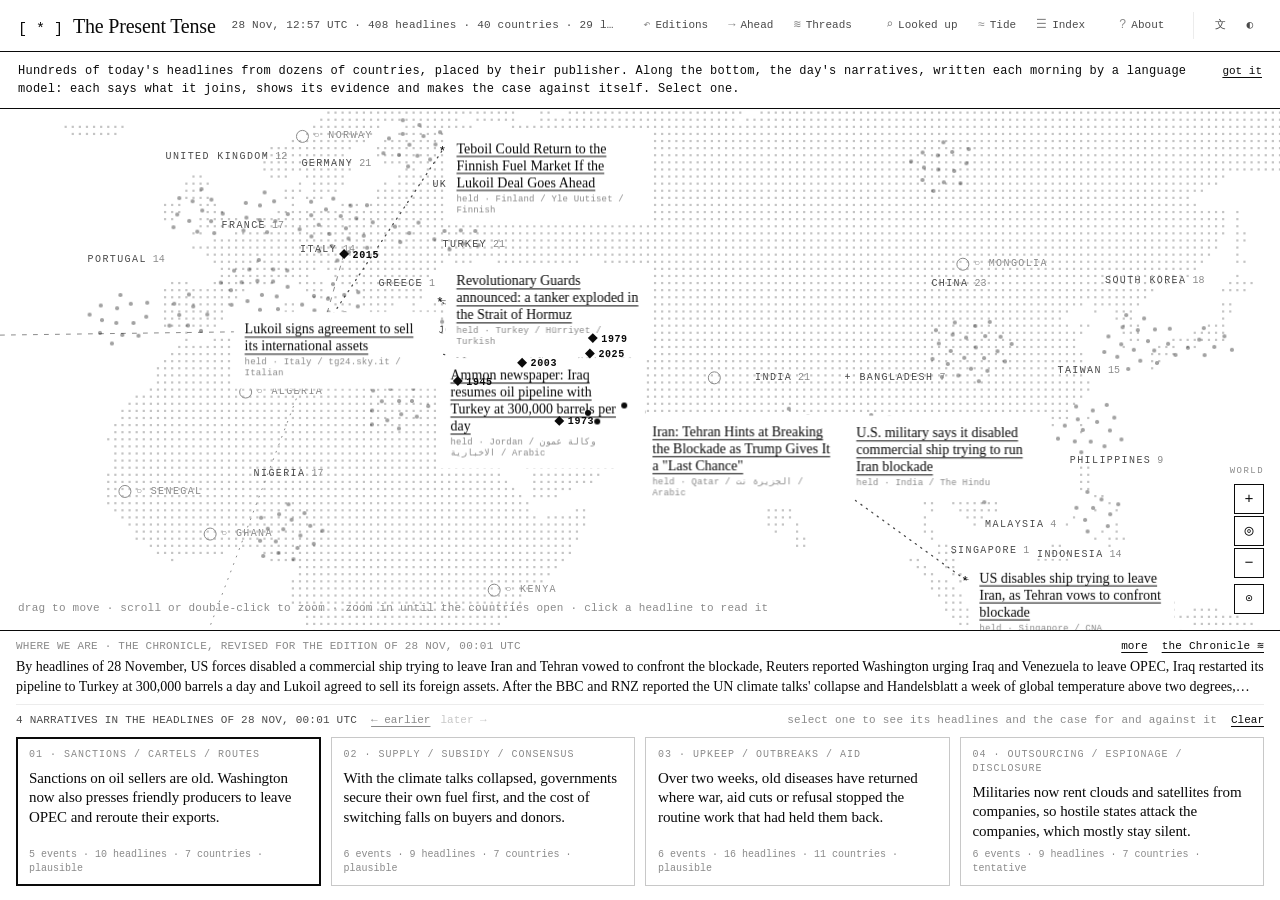
<file: index.html>
<!doctype html>
<html lang="en">
<head>
<meta charset="utf-8">
<meta name="viewport" content="width=device-width, initial-scale=1, viewport-fit=cover">
<title>The Present Tense</title>
<meta name="description" content="A field of the world's headlines and the narratives that run through them, with sources, the connections spelled out, and the case against each one.">
<meta name="theme-color" content="#ffffff">
<link rel="icon" href="favicon.svg" type="image/svg+xml">
<link rel="apple-touch-icon" href="icon-180.png">
<link rel="manifest" href="manifest.webmanifest">
<meta property="og:type" content="website">
<meta property="og:site_name" content="The Present Tense">
<meta property="og:title" content="The Present Tense">
<meta property="og:description" content="The day's headlines from dozens of countries, and three to five narratives a day that join them.">
<meta property="og:url" content="https://presenttense.news/">
<meta property="og:image" content="https://presenttense.news/preview.png">
<meta property="og:image:width" content="1200">
<meta property="og:image:height" content="630">
<meta name="twitter:card" content="summary_large_image">
<meta name="twitter:title" content="The Present Tense">
<meta name="twitter:description" content="The day's headlines from dozens of countries, and three to five narratives a day that join them.">
<meta name="twitter:image" content="https://presenttense.news/preview.png">
<link rel="stylesheet" href="style.css">
<script src="app.js" defer></script>
</head>
<body>
<a class="skip" href="#index-panel" data-open="index">Skip to the plain list of headlines</a>

<header class="mast" id="mast">
  <a class="mark" href="#" data-action="home" aria-label="The Present Tense, home">
    <span class="glyph" aria-hidden="true">[ * ]</span>
    <span class="name">The Present Tense</span>
  </a>
  <div class="edition mono" id="edition">opening the collection…</div>
  <nav class="tools" aria-label="Views">
    <span class="group">
      <button class="tool" data-open="editions" aria-pressed="false" data-tip="Every day's narratives, kept. Step back to where we were."><span class="long">Editions</span><span class="short" aria-hidden="true">↶</span></button>
      <a class="tool" href="ahead.html" data-tip="Where each narrative goes: what to watch for, the paths and the precedent, and the site's record of what it said would follow."><span class="long">Ahead</span><span class="short" aria-hidden="true">→</span></a>
      <a class="tool" href="threads.html" data-tip="The narratives across days, drawn as threads, with the Chronicle beneath."><span class="long">Threads</span><span class="short" aria-hidden="true">≋</span></a>
    </span>
    <span class="group">
      <button class="tool" data-open="attention" aria-pressed="false" data-tip="What people looked up on Wikipedia and talked about on Bluesky and Mastodon yesterday, beside what was printed."><span class="long">Looked up</span><span class="short" aria-hidden="true">⌕</span></button>
      <button class="tool" data-open="tide" aria-pressed="false" data-tip="What arrived, stayed and departed since the previous collection of headlines."><span class="long">Tide</span><span class="short" aria-hidden="true">≈</span></button>
      <button class="tool" data-open="index" aria-pressed="false" data-tip="Every headline in this edition as a plain, searchable list."><span class="long">Index</span><span class="short" aria-hidden="true">☰</span></button>
    </span>
    <span class="group">
      <button class="tool" data-open="about" aria-pressed="false" data-tip="What this is, how it is made, what it costs, who made it."><span class="long">About</span><span class="short" aria-hidden="true">?</span></button>
    </span>
    <span class="group settings">
      <button class="tool glyph-tool" id="lang" aria-pressed="false" aria-label="Original language" data-tip="Each headline in the language it was published in.">文</button>
      <button class="tool glyph-tool" id="night" aria-pressed="false" aria-label="Night" data-tip="White on black.">◐</button>
    </span>
  </nav>
</header>

<div class="first mono" id="first" hidden role="note">
  <span class="first-text">Hundreds of today's headlines from dozens of countries, placed by their publisher. Along the bottom, the day's narratives, written each morning by a language model: each says what it joins, shows its evidence and makes the case against itself. Select one.</span>
  <button class="first-close text" id="first-close" type="button">got it</button>
</div>
<div class="tip mono" id="tip" hidden role="tooltip"></div>

<main id="field" class="field" aria-label="The field of headlines">
  <canvas id="ground" aria-hidden="true"></canvas>
  <div id="world" class="world atlas" aria-hidden="false"></div>
  <div id="labels" class="labels" aria-hidden="true"></div>
  <div class="zoom mono" aria-label="Zoom">
    <span class="zoom-level" id="zoom-level" aria-live="polite">WORLD</span>
    <button id="zoom-in" title="Zoom in (+)">+</button>
    <button id="zoom-fit" title="Fit the constellation (1)">◎</button>
    <button id="zoom-out" title="Zoom out (−)">−</button>
    <button id="zoom-world" title="The whole world (0)">⊙</button>
  </div>
  <p class="hint mono" id="hint">drag to move · scroll or double-click to zoom · zoom in until the countries open · click a headline to read it</p>
  <button class="field-cover mono" id="field-cover" type="button" aria-label="Open the field of headlines"><span>open the field ↗</span></button>
  <button class="field-back mono" id="field-back" type="button">↓ narratives</button>
  <section class="walk" id="walk" hidden aria-label="Walking a narrative" aria-live="polite">
    <div class="walk-bar" id="walk-bar" aria-hidden="true"></div>
    <div class="walk-top mono"><span id="walk-k"></span><span class="walk-ctl"><button class="text" id="walk-prev" type="button" aria-label="Previous step">←</button><button class="text" id="walk-play" type="button" aria-pressed="false" title="Step through on its own">play</button><button class="text" id="walk-next" type="button" aria-label="Next step">→</button><button class="text" id="walk-stop" type="button" aria-label="Stop walking">×</button></span></div>
    <p class="walk-h" id="walk-h"></p>
    <p class="walk-t" id="walk-t"></p>
    <div class="walk-srcs" id="walk-srcs"></div>
  </section>
</main>

<section class="sheet mono" id="sheet" aria-label="The headlines this narrative cites">
  <button class="sheet-bar" id="sheet-bar" type="button" aria-expanded="false">
    <span class="sheet-k" id="sheet-k"></span>
    <span class="sheet-n" id="sheet-n"></span>
    <span class="sheet-m" id="sheet-m"></span>
  </button>
  <div class="sheet-body" id="sheet-body" hidden></div>
</section>

<section class="narratives" id="narratives" aria-label="The narratives in today's headlines">
  <div class="standing" id="standing" hidden>
    <div class="standing-head mono">
      <span class="standing-eyebrow" id="standing-eyebrow">WHERE WE ARE</span>
      <span class="standing-actions">
        <button class="text" id="standing-more" type="button" aria-expanded="false">more</button>
        <a class="text" href="threads.html#chronicle">the Chronicle ≋</a>
      </span>
    </div>
    <p class="standing-text" id="standing-text"></p>
    <div class="standing-open" id="standing-open" hidden>
      <div class="standing-threads mono" id="standing-threads"></div>
      <div class="standing-record" id="standing-record" hidden></div>
      <div class="standing-watch mono" id="standing-watch" hidden></div>
    </div>
  </div>
  <div class="narratives-head mono">
    <span class="narratives-when"><span id="narratives-count">NARRATIVES</span>
      <span class="editions-nav" id="editions-nav" hidden>
        <button class="text" id="edition-earlier" title="The edition before this one">← earlier</button>
        <button class="text" id="edition-later" title="The edition after this one">later →</button>
        <button class="text" id="edition-now" hidden title="Back to today's edition">now</button>
      </span></span>
    <span class="narratives-actions">
      <span id="narratives-hint" class="narratives-hint">select one to see its headlines and the case for and against it</span>
      <button class="text" id="narratives-clear" hidden>Clear</button>
    </span>
  </div>
  <div class="narratives-strip" id="narratives-strip" role="list"></div>
</section>

<aside class="drawer" id="drawer" hidden aria-label="Narrative">
  <div class="drawer-top mono">
    <span id="drawer-eyebrow">NARRATIVE</span>
    <button class="close" data-close="drawer" aria-label="Close the narrative">×</button>
  </div>
  <div class="drawer-body" id="drawer-body"></div>
</aside>

<aside class="panel" id="editions-panel" hidden aria-label="Editions: every edition of narratives">
  <div class="panel-top mono"><span>EDITIONS · WHERE WE WERE</span><button class="close" data-close="editions" aria-label="Close">×</button></div>
  <div class="panel-body" id="editions-body"></div>
</aside>

<aside class="panel" id="attention-panel" hidden aria-label="What people looked up and talked about">
  <div class="panel-top mono"><span>LOOKED UP · A SECOND REGISTER</span><button class="close" data-close="attention" aria-label="Close">×</button></div>
  <div class="panel-body" id="attention-body"></div>
</aside>

<aside class="panel" id="tide-panel" hidden aria-label="The tide: what changed since the previous edition">
  <div class="panel-top mono"><span>THE TIDE</span><button class="close" data-close="tide" aria-label="Close">×</button></div>
  <div class="panel-body" id="tide-body"></div>
</aside>

<aside class="panel" id="index-panel" hidden aria-label="Every headline in this edition">
  <div class="panel-top mono"><span>THE INDEX</span><button class="close" data-close="index" aria-label="Close">×</button></div>
  <div class="panel-body" id="index-body">
    <div class="index-controls">
      <input id="search" type="search" placeholder="Search headlines, publishers, countries" aria-label="Search headlines">
      <div class="chips" id="region-chips"></div>
    </div>
    <ol class="index-list" id="index-list"></ol>
  </div>
</aside>

<aside class="panel" id="about-panel" hidden aria-label="About this site">
  <div class="panel-top mono"><span>ABOUT</span><button class="close" data-close="about" aria-label="Close">×</button></div>
  <div class="panel-body prose" id="about-body">
    <h2>The day's headlines, and the narratives that run through them.</h2>
    <p>The Present Tense gathers hundreds of headlines from publishers in dozens of countries and lays them out as a field, roughly by geography, each one a link to the original report. Once a day a language model reads the whole collection and writes, in plain language, three to five narratives: only the joins that hold, so a quiet day has fewer. A narrative is an idea that joins unlike events: a price in one country, a strike in a second, a court case in a third, that turn out to share a cause, a mechanism, an actor or a shape.</p>
    <p>The narrative is the idea; the headlines are its evidence; what it joins is listed at the top of each one. They are shown along the bottom of the page. Every edition is kept: <button class="tool-ref" data-open="editions" type="button"><span class="g" aria-hidden="true">↶</span>Editions</button> lists where we were, each narrative says what it continues from the edition before and what has changed, and the field can be stepped back to the headlines an earlier edition read. <a class="tool-ref" href="threads.html"><span class="g" aria-hidden="true">≋</span>Threads</a> draws the narratives across days and carries the Chronicle, a running account of where things stand by these headlines, revised after each edition.</p>
      <p><button class="tool-ref" data-open="attention" type="button"><span class="g" aria-hidden="true">⌕</span>Looked up</button> is a second register beside the headlines: yesterday's most-viewed Wikipedia articles in each of twenty-eight language editions, Bluesky's trending topics and the hashtags trending on a few Mastodon servers. It shows what people looked up and talked about against what publishers printed. It is context for the narratives, never evidence, and the model may mention it but cannot cite it.</p>
      <p>"Walk this narrative", at the top of each one, steps through it a beat at a time with the field moving under it: the claim, each event and its headlines, each connection, each horizon back in time, and the case against. Each narrative says how firm it is: firm when the cause or actor is named in the headlines themselves, plausible when the join is a reading a careful reader could contest, tentative when the pattern may be an artefact of the sample or the day. Each also looks ahead, in a framed section apart from the evidence. It says what to watch for: one or two things that should follow, by a date, if its join is right. Later editions check them against their headlines, and <a class="tool-ref" href="ahead.html"><span class="g" aria-hidden="true">→</span>Ahead</a> keeps every one, kept, failed or still open, beside the firmness that was claimed. And it says where this goes: the past case the join most resembles and how that went, two or three paths it could take with one favoured, and where the decade points. That part is the writer's anticipation, drawn on what the model knows of history and politics and not only on the headlines, and the expectations are how the site holds it to account. Some things never lead a day, so the writer also keeps a notebook between editions of what keeps appearing in a few headlines at a time; <a class="tool-ref" href="ahead.html#building"><span class="g" aria-hidden="true">→</span>Ahead</a> shows what it is holding. When the days add up, a subject becomes a narrative that cites headlines from those earlier days with their dates, and a narrative can take up one that stopped some editions back and say what has happened since. The narratives are interpretations, not findings. Each one states a claim, shows which headlines it rests on, says what might connect them, and then sets out the strongest case against itself in a final section called <em>The case against</em>. Read both. The point is the argument, not the verdict.</p>
    <h3>Where we are, and the record</h3>
    <p>At the top of the narratives sits a paragraph from the Chronicle: where things stand today by these headlines, revised after every edition, with its threads as links into the narratives that continue them. The whole Chronicle, with every earlier version, is on <a href="threads.html#chronicle">Threads</a>. Beneath it is the record: with each revision the Chronicle's keeper writes one sentence saying what the day is in the longer story since 1945. Those sentences are added to and never revised, so over months they become a history of the present written as it happened, by a machine that is held to what it said.</p>
    <h3>What you are looking at</h3>
    <p>Headlines come from the GDELT Article List, which indexes world news metadata: titles, links, publishers, languages and timestamps. Nothing else is copied. Each headline links to its publisher. The map places a headline at its <em>publisher's</em> country, never at the event's location. Headlines appear in English by default; the original wording is always one tap away (<span class="tool-ref static"><span class="g" aria-hidden="true">文</span>Original</span> in the header), and a country's press is not that country's people. <button class="tool-ref" data-open="index" type="button"><span class="g" aria-hidden="true">☰</span>Index</button> is every headline in the edition as a plain, searchable list.</p>
    <p>Geography on this page is loose on purpose. Headlines are pushed apart so you can read them, so Europe swells and the oceans fill. Hollow rings mark countries we have publishers for but heard nothing from in this collection. That is a gap in our listening, not a silence in the country. Many countries have no publisher here at all. The field is partial and says so.</p>
    <h3>How we got here</h3>
    <p>Every narrative ends with four horizons, each anchored to the start of a regime the world is still living inside: since 2020, since 2008, since 1989 and since 1945. Each asks what that regime put in place that today's headlines are living inside. When a join is about something older than 1945, water, land, a border, a religion, the writer may add a fifth horizon that reaches further back and names its own starting year. They place the day's pattern on longer trajectories, sociological, economic, demographic, migratory, environmental, technological and legal, and they point to the moments and books they stand on. A ruler above them marks those moments, and a click on a mark finds it in the field. Zoom the field out past the world and it reaches back in time: today's headlines fade and the library's moments appear at their places, Masjed Soleyman in 1908, Suez in 1869, Petrograd in 1917, each a link, with dotted lines from the moments a narrative stands on to the headlines it joins. They are written as a trajectory, not a verdict: how the present might have arrived, with the dates and institutions named so the reader can check and disagree.</p>
    <h3>The tide</h3>
    <p><button class="tool-ref" data-open="tide" type="button"><span class="g" aria-hidden="true">≈</span>Tide</button> compares every collection with the one before. Headlines that arrived, stayed or departed are marked, and departed headlines can be shown as ghosts. The present is only legible against the recent past.</p>
    <h3>How it stays live</h3>
    <p id="about-live">A scheduled job collects a fresh bounded sample of headlines, translates new ones, and asks Claude to write a new edition of narratives against a strict schema: a claim, sourced sections, a mandatory case against, and four historical horizons. Headlines are collected four times a day and read once, in a batch request that runs the same model at half the price; the headlines a narrative cites stay in the field until the next edition. The site refuses an edition whose citations do not resolve. Collection without a key keeps the previous narratives and marks them as older than the headlines.</p>
    <h3>How to help</h3>
    <p id="about-support">The site is free, with no paywall and no advertising. Its only running cost is the model's fees for writing the narratives and revising the Chronicle. If you read it and want it to keep going, you can <a href="https://ko-fi.com/thepresenttense" target="_blank" rel="noopener">buy it a coffee</a>. Donations pay that bill and nothing else.</p>
    <p id="about-contact">Write to <a href="mailto:hello@presenttense.news">hello@presenttense.news</a>. If a narrative joins things it should not, or misses a join it should have made, that is the kind of reading the site is for, and it is worth saying so.</p>
    <h3>Credits and limits</h3>
    <p>Concept and direction: Craig Smith. Headline metadata: <a href="https://www.gdeltproject.org/" target="_blank" rel="noopener">The GDELT Project</a>. Land: <a href="https://www.naturalearthdata.com/" target="_blank" rel="noopener">Natural Earth</a>. The line "the future arrives as somebody else's maintenance" is Codex's.</p>
    <p>Visits are counted by <a href="https://www.goatcounter.com/" target="_blank" rel="noopener">GoatCounter</a>: page views only, no cookies, no identification of readers, and nothing about which narrative or headline you opened. The counts are <a href="https://presenttense.goatcounter.com/" target="_blank" rel="noopener">public</a>.</p>
    <p class="mono small" id="about-edition"></p>
  </div>
</aside>

<aside class="panel" id="places-panel" hidden aria-label="The headlines by country">
  <div class="panel-top mono"><span>THE FIELD · BY COUNTRY</span><button class="close" data-close="places" aria-label="Close">×</button></div>
  <div class="panel-body" id="places-body"></div>
</aside>

<aside class="panel" id="more-panel" hidden aria-label="More">
  <div class="panel-top mono"><span>MORE</span><button class="close" data-close="more" aria-label="Close">×</button></div>
  <div class="panel-body more-body" id="more-body">
    <button class="more-item" data-open="editions" type="button"><span class="w">EDITIONS</span><span class="d">Every edition of narratives, where we were</span></button>
    <button class="more-item" data-open="tide" type="button"><span class="w">THE TIDE</span><span class="d">What arrived, stayed and departed since the previous collection</span></button>
    <button class="more-item" data-open="index" type="button"><span class="w">THE INDEX</span><span class="d">Every headline, as a plain searchable list</span></button>
    <button class="more-item" data-open="attention" type="button"><span class="w">LOOKED UP</span><span class="d">What people looked up and talked about yesterday, beside what was printed</span></button>
    <a class="more-item" href="ahead.html"><span class="w">AHEAD</span><span class="d">What to watch for, the paths each narrative could take, and the site's record</span></a>
    <a class="more-item" href="threads.html"><span class="w">THREADS</span><span class="d">The narratives across days, and the Chronicle</span></a>
    <button class="more-item" data-open="about" type="button"><span class="w">ABOUT</span><span class="d">What this is, what it costs, who made it</span></button>
    <button class="more-item" id="more-lang" type="button"><span class="w">ORIGINAL</span><span class="d">Show headlines in their source language</span></button>
    <button class="more-item" id="more-night" type="button"><span class="w">NIGHT</span><span class="d">White on black</span></button>
    <p class="support">The site is free, with no paywall and no advertising. <a href="https://ko-fi.com/thepresenttense" target="_blank" rel="noopener">Buy it a coffee</a> if you want it to keep going. Write to <a href="mailto:hello@presenttense.news">hello@presenttense.news</a>.</p>
  </div>
</aside>

<nav class="tabs mono" id="tabs" aria-label="Sections">
  <button class="tab" data-tab="field" type="button" aria-pressed="false"><span class="g" aria-hidden="true">⊙</span>Field</button>
  <button class="tab" data-tab="paper" type="button" aria-pressed="true"><span class="g" aria-hidden="true">¶</span>Narratives</button>
  <a class="tab" href="ahead.html"><span class="g" aria-hidden="true">→</span>Ahead</a>
  <a class="tab" href="threads.html"><span class="g" aria-hidden="true">≋</span>Threads</a>
  <button class="tab" data-tab="more" type="button" aria-pressed="false"><span class="g" aria-hidden="true">⋯</span>More</button>
</nav>

<div class="card" id="card" hidden role="dialog" aria-label="Headline"></div>
<div class="scrim" id="scrim" hidden></div>
<div class="toast mono" id="toast" hidden></div>
<div id="errlog" hidden></div>
<!-- Visits are counted by GoatCounter: page views only, no cookies, no fingerprinting, and the URL hash (which carries the view state) is never sent. -->
<script data-goatcounter="https://presenttense.goatcounter.com/count" async src="https://gc.zgo.at/count.js"></script>
</body>
</html>
</file>
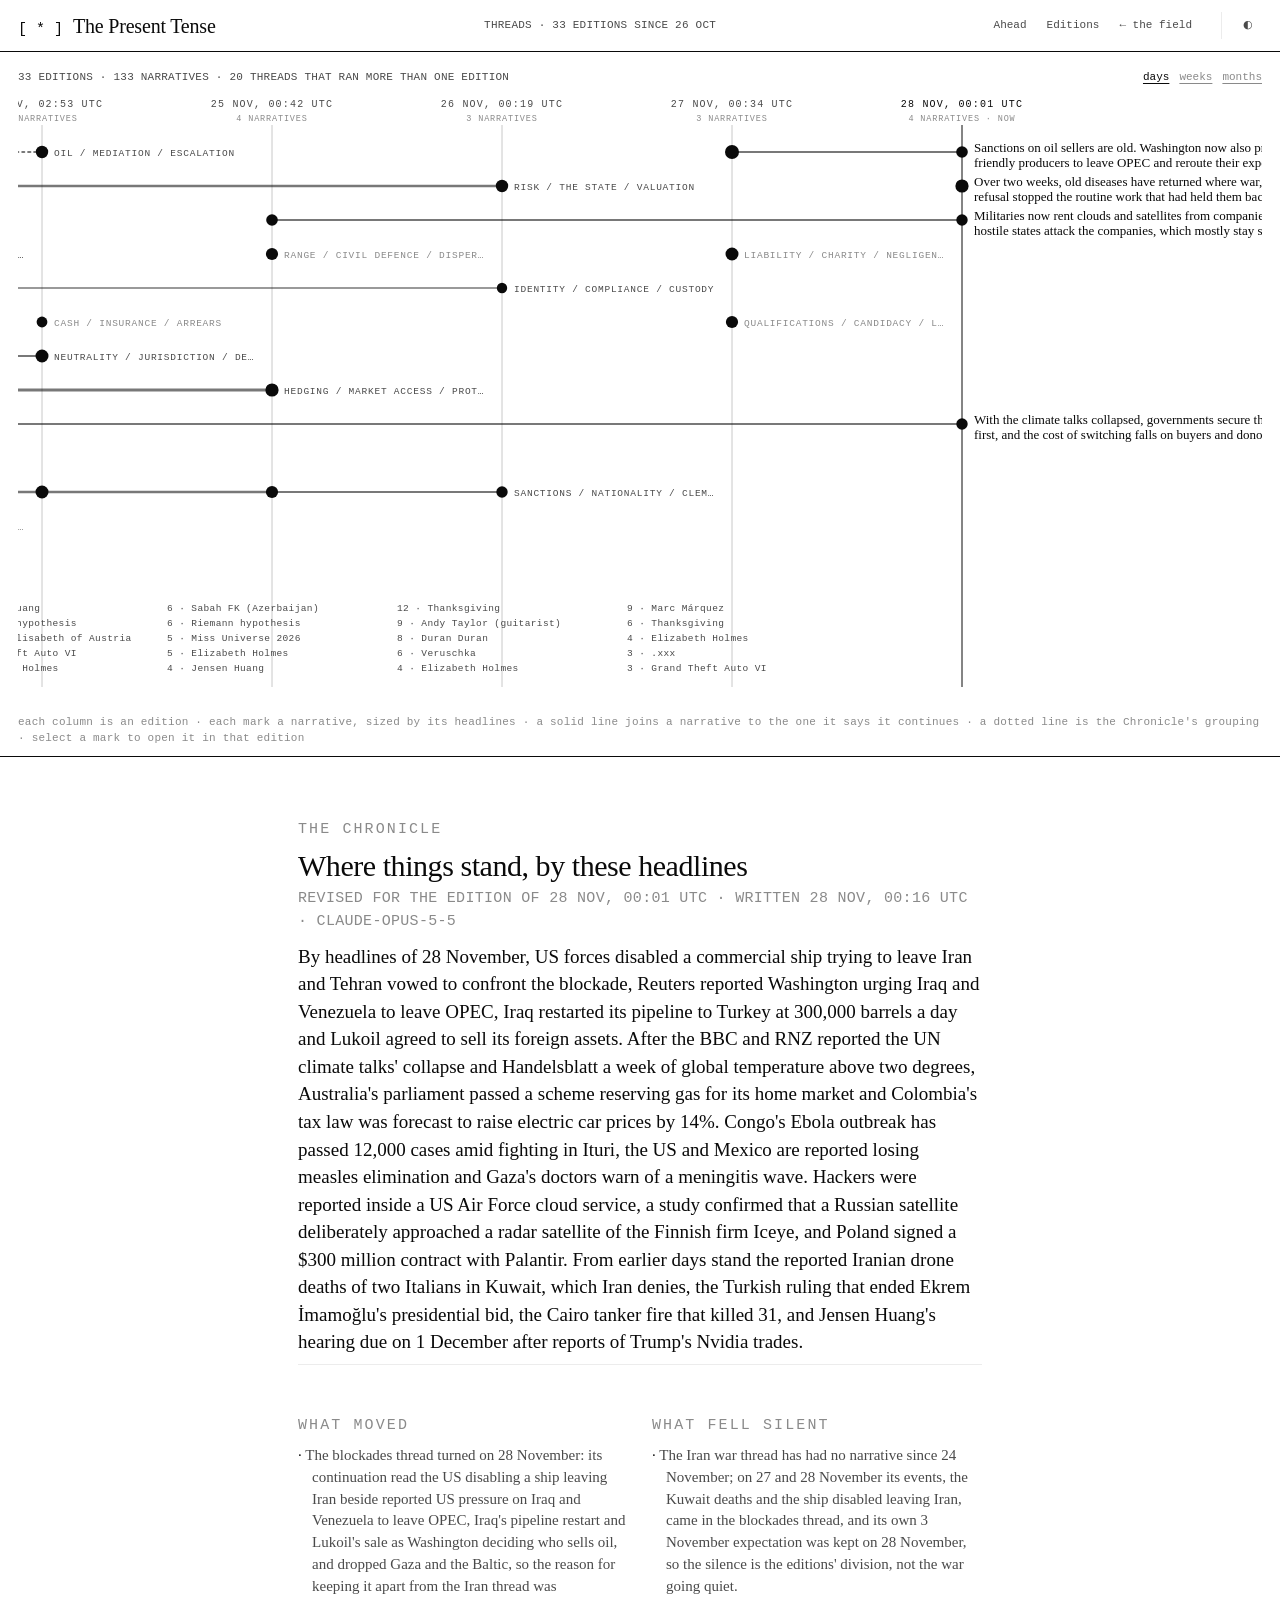
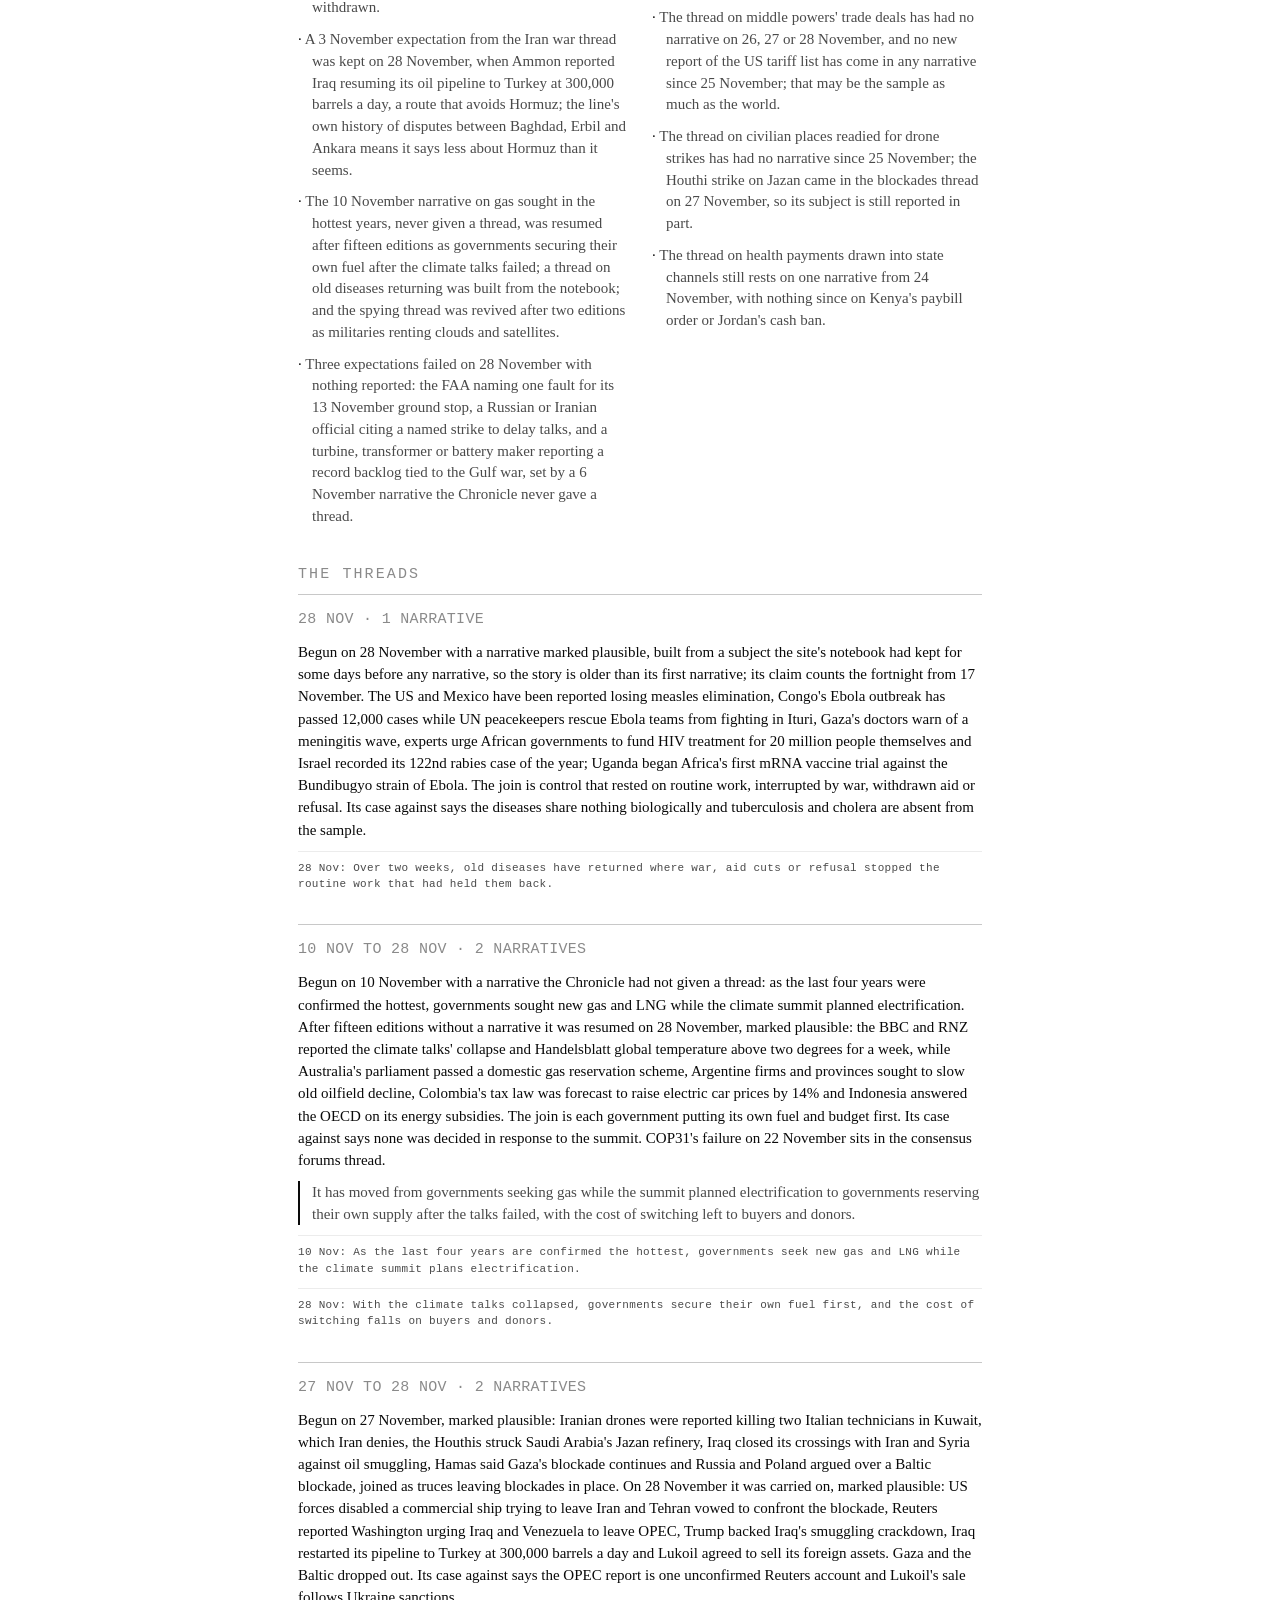
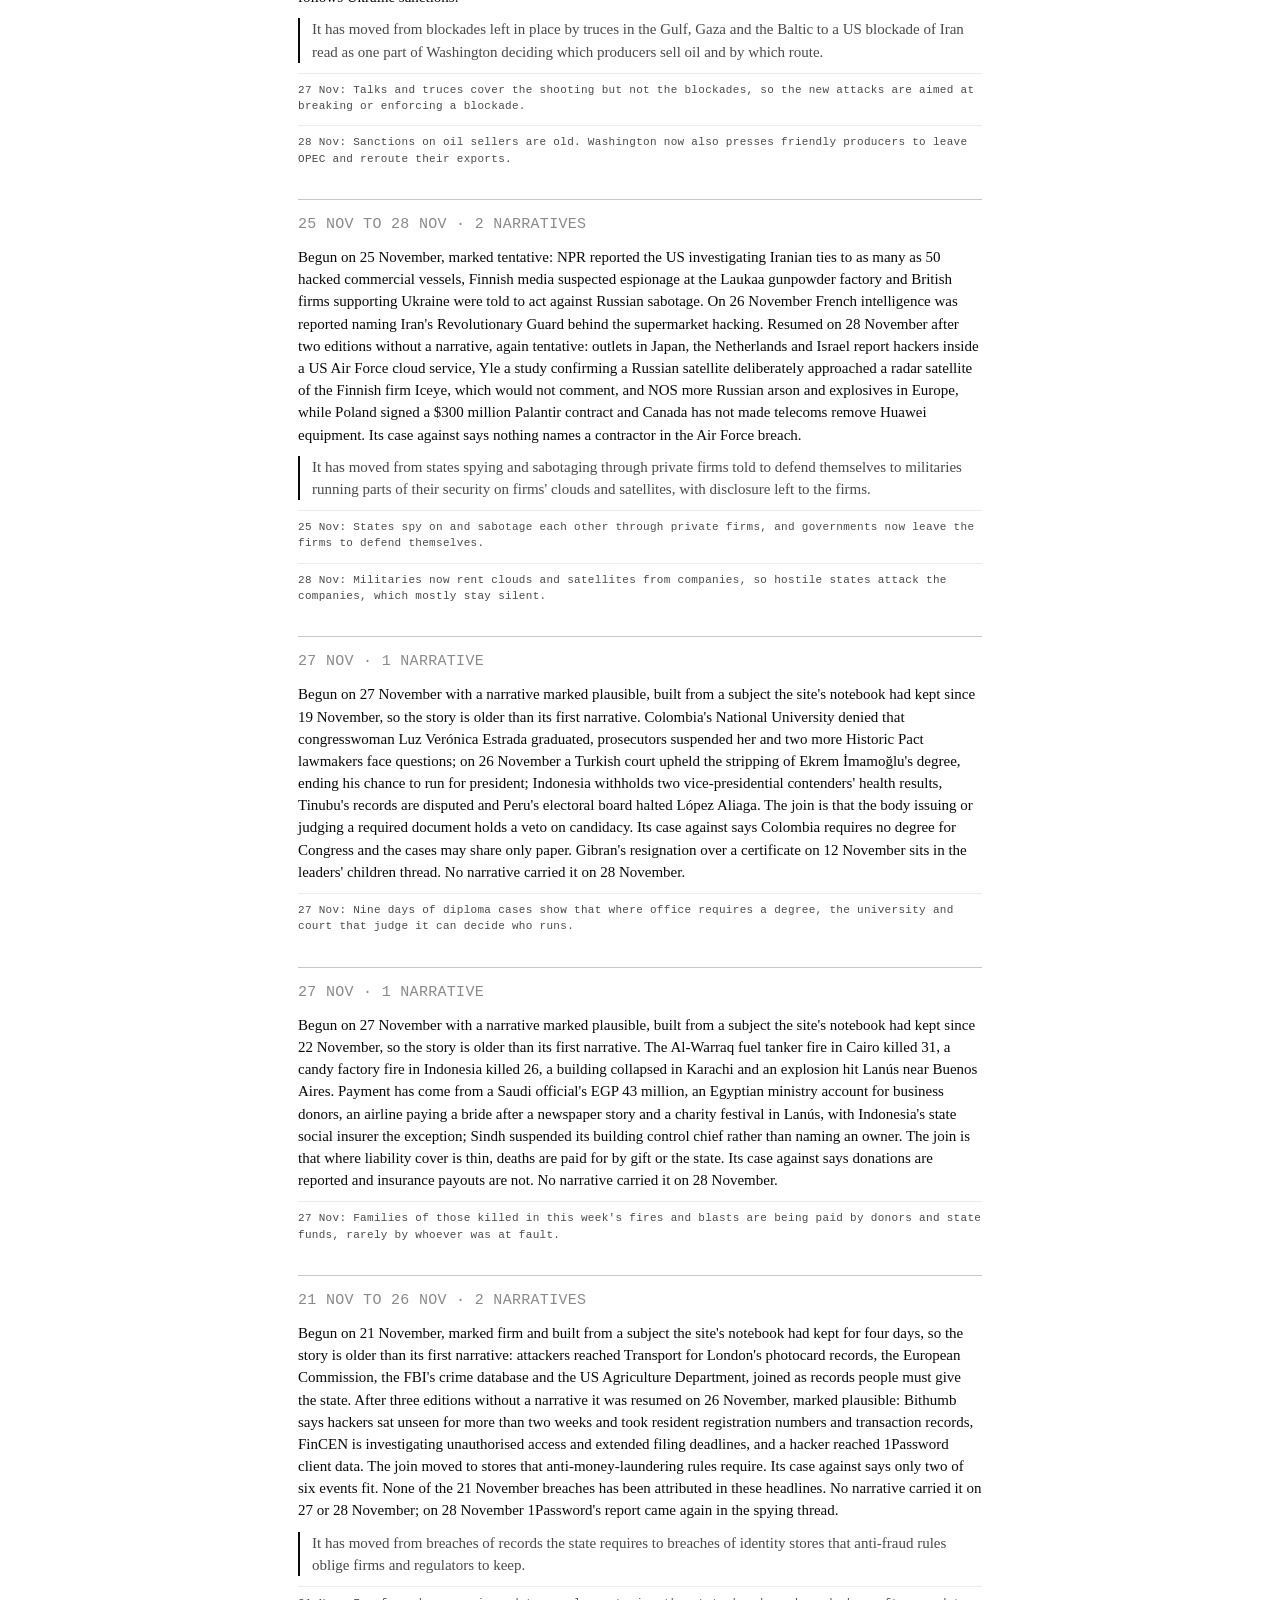
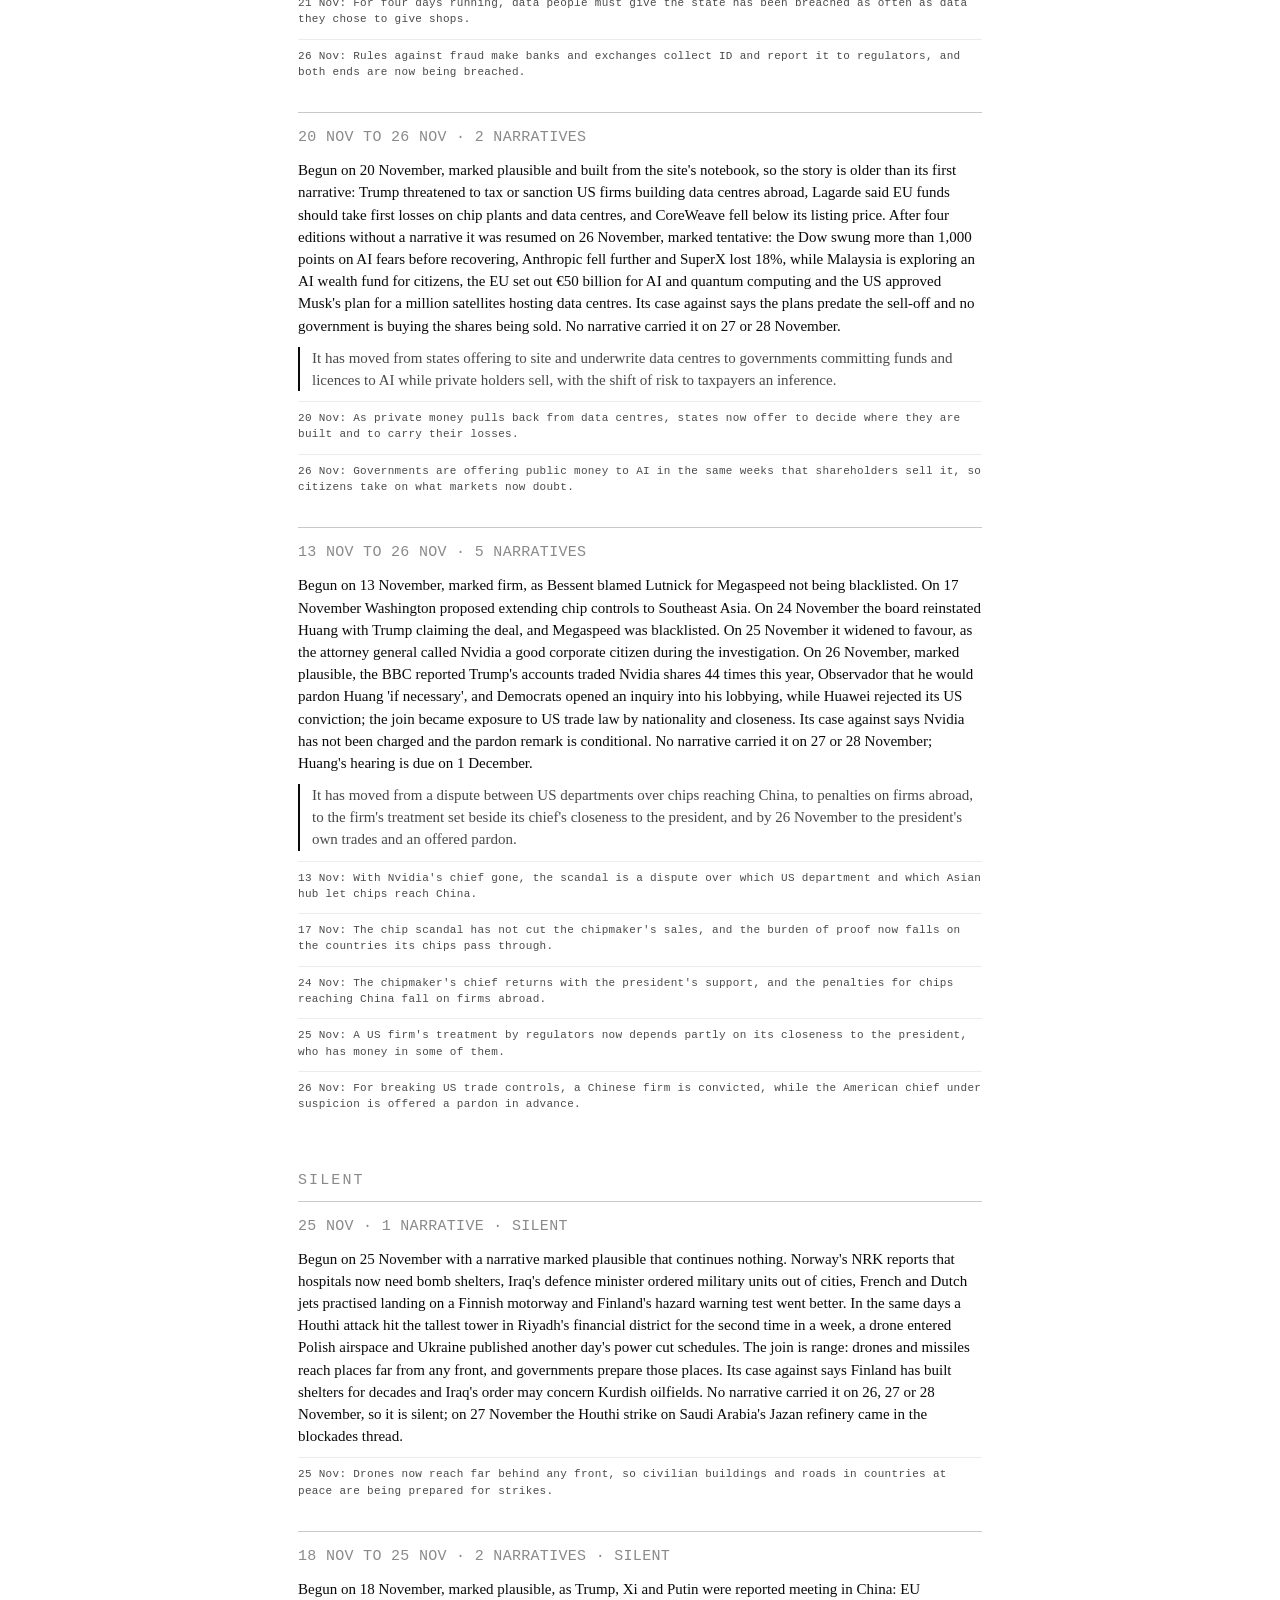
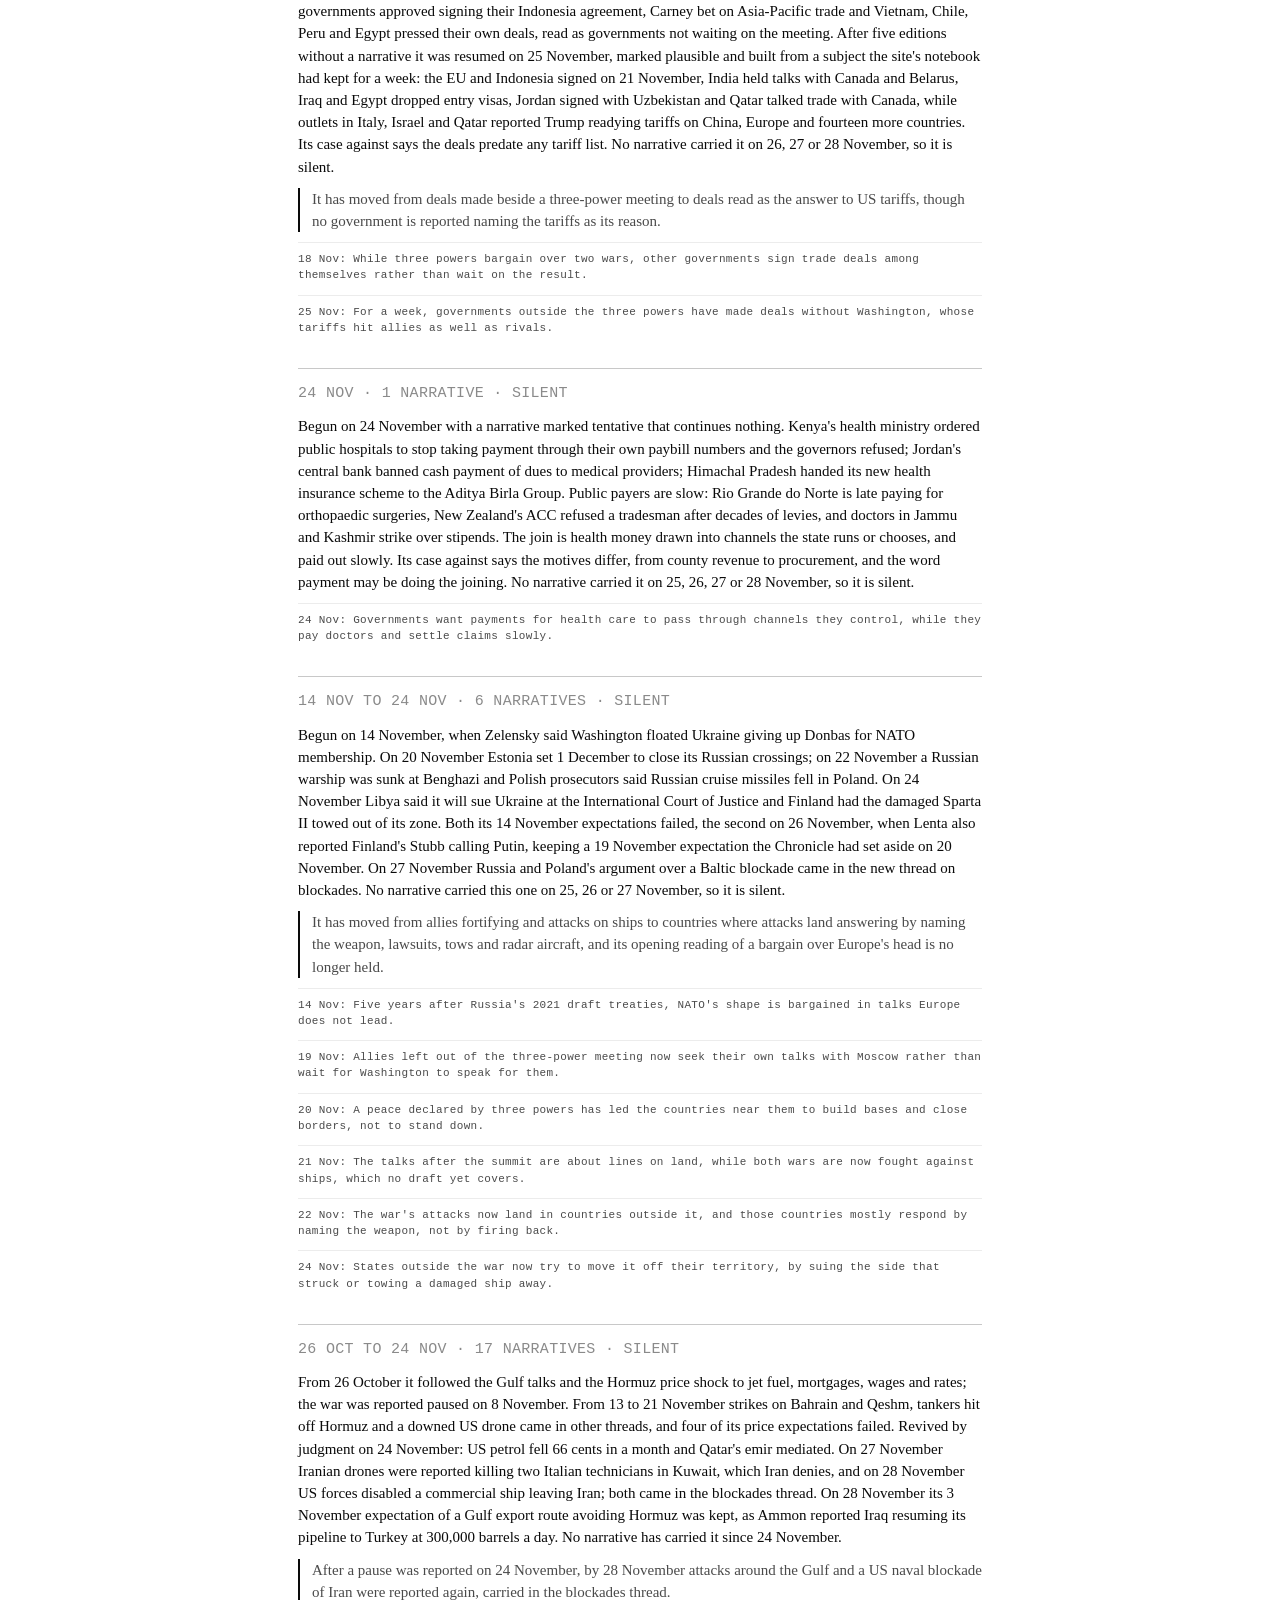
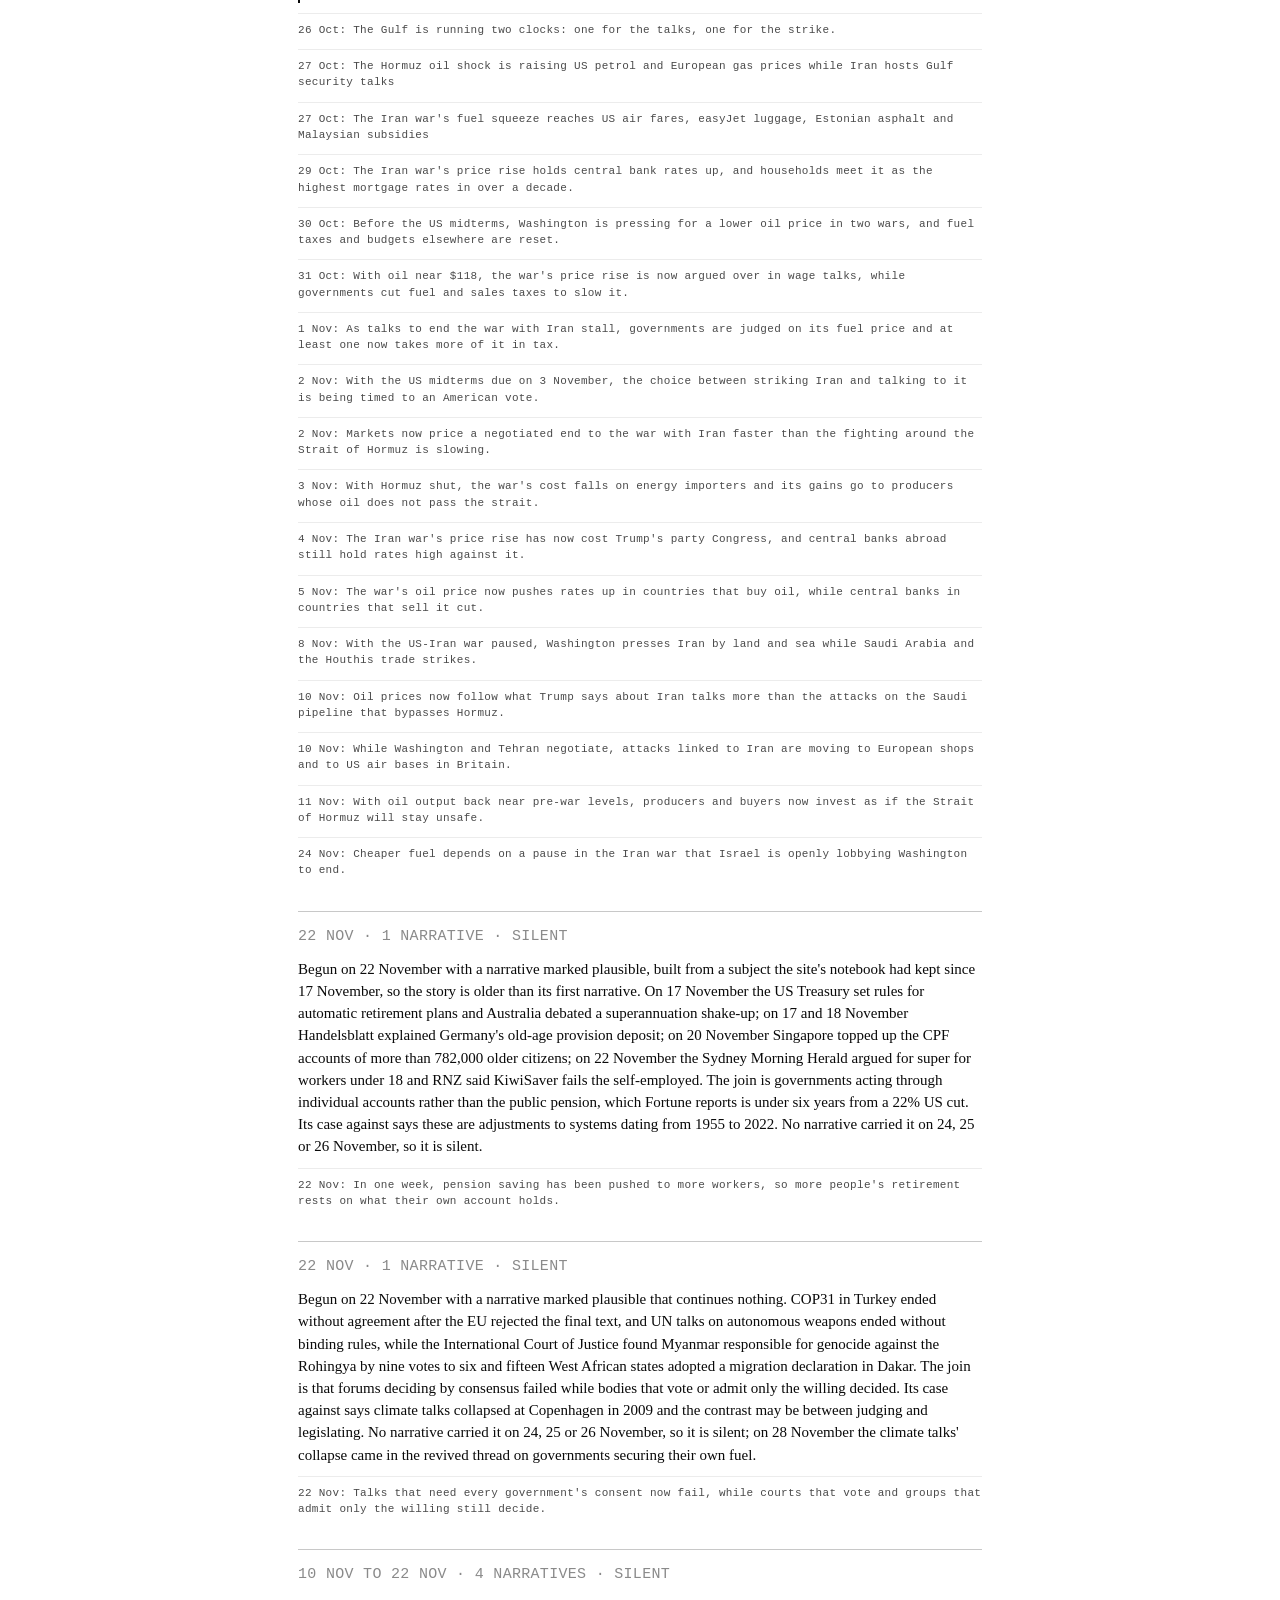
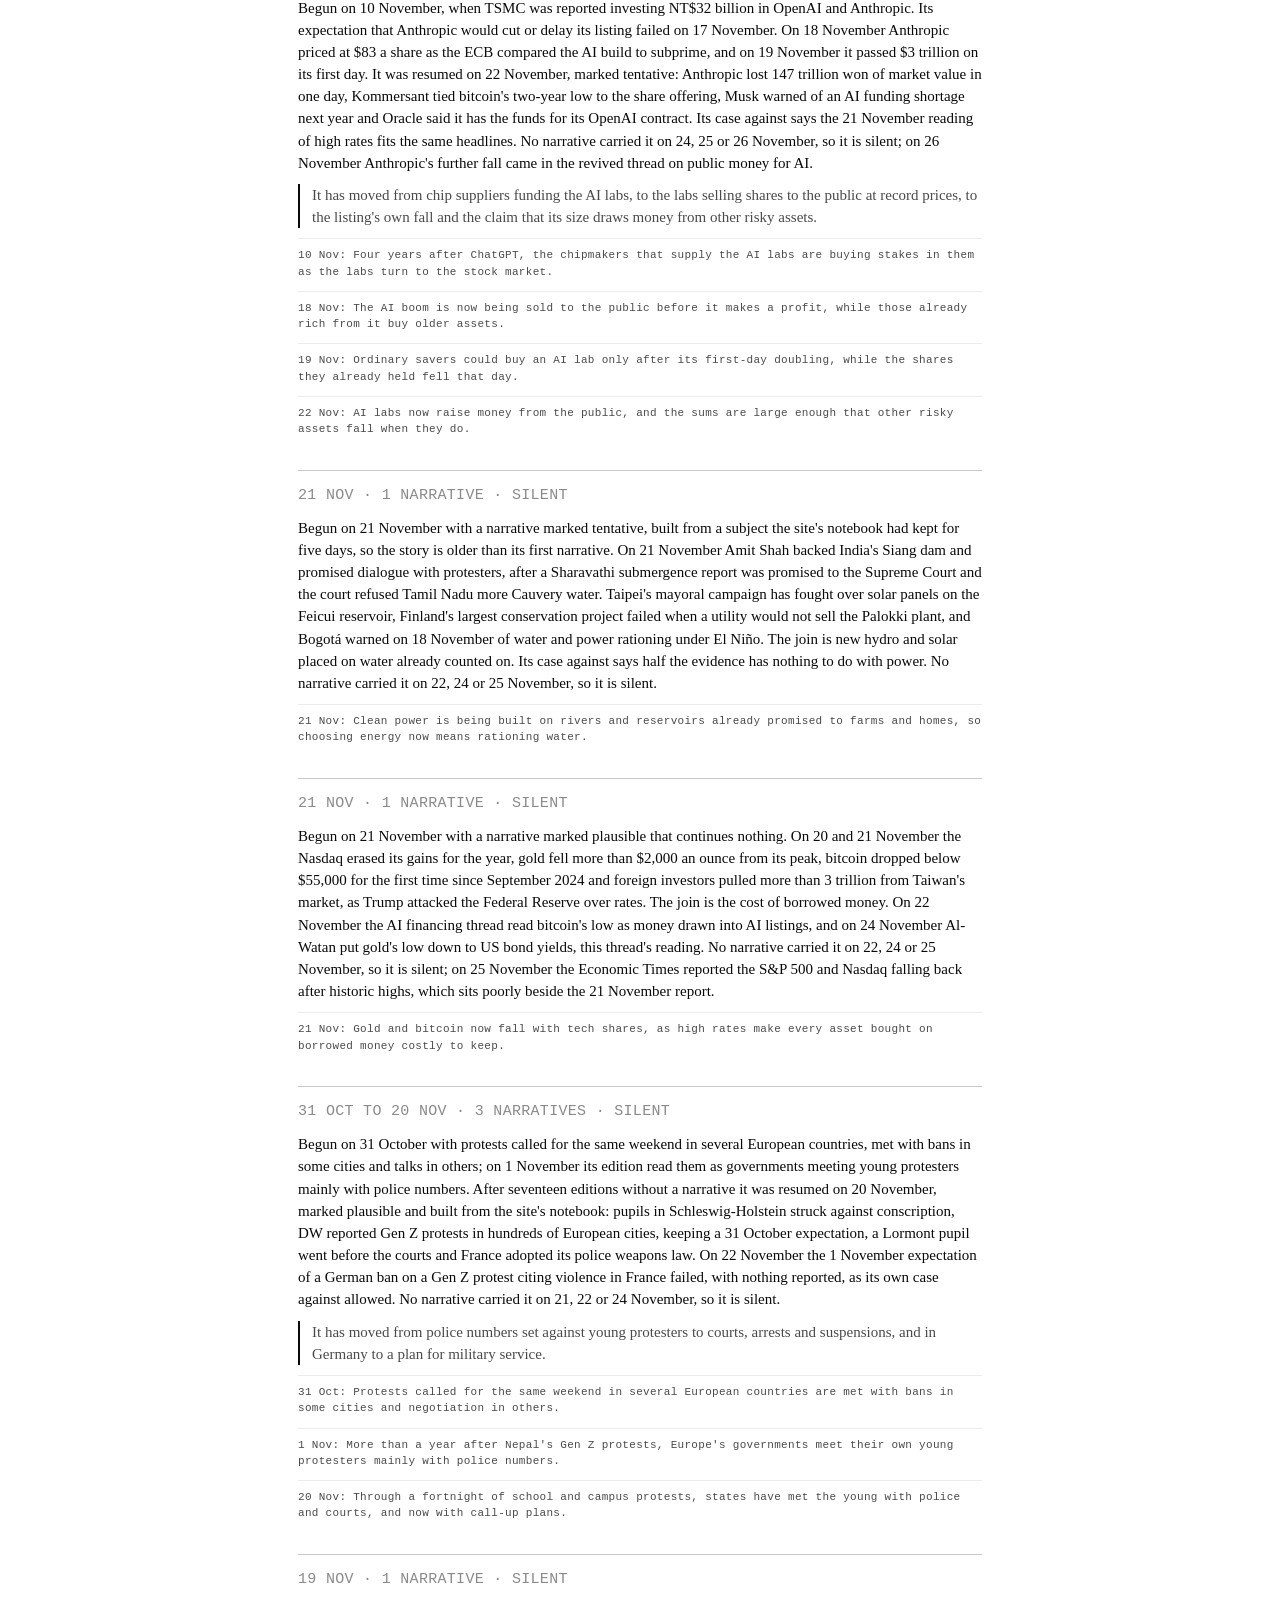
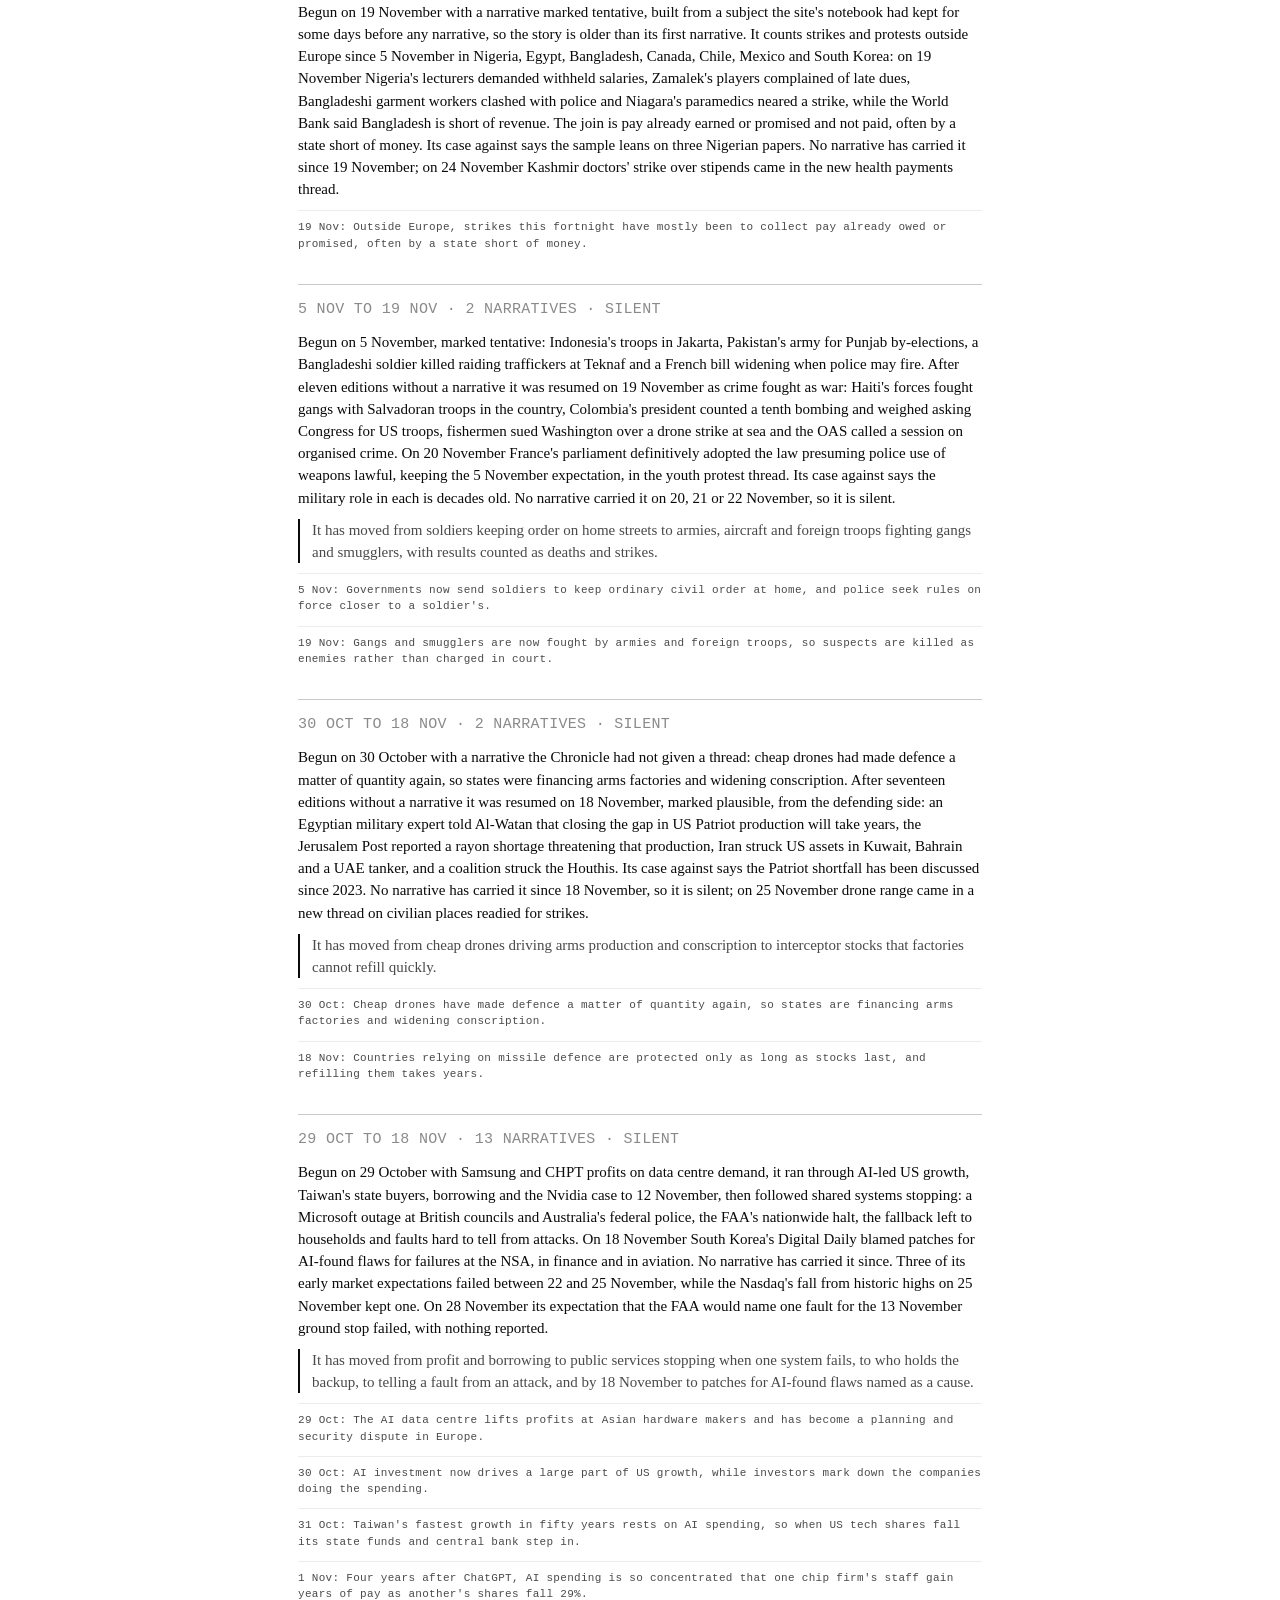
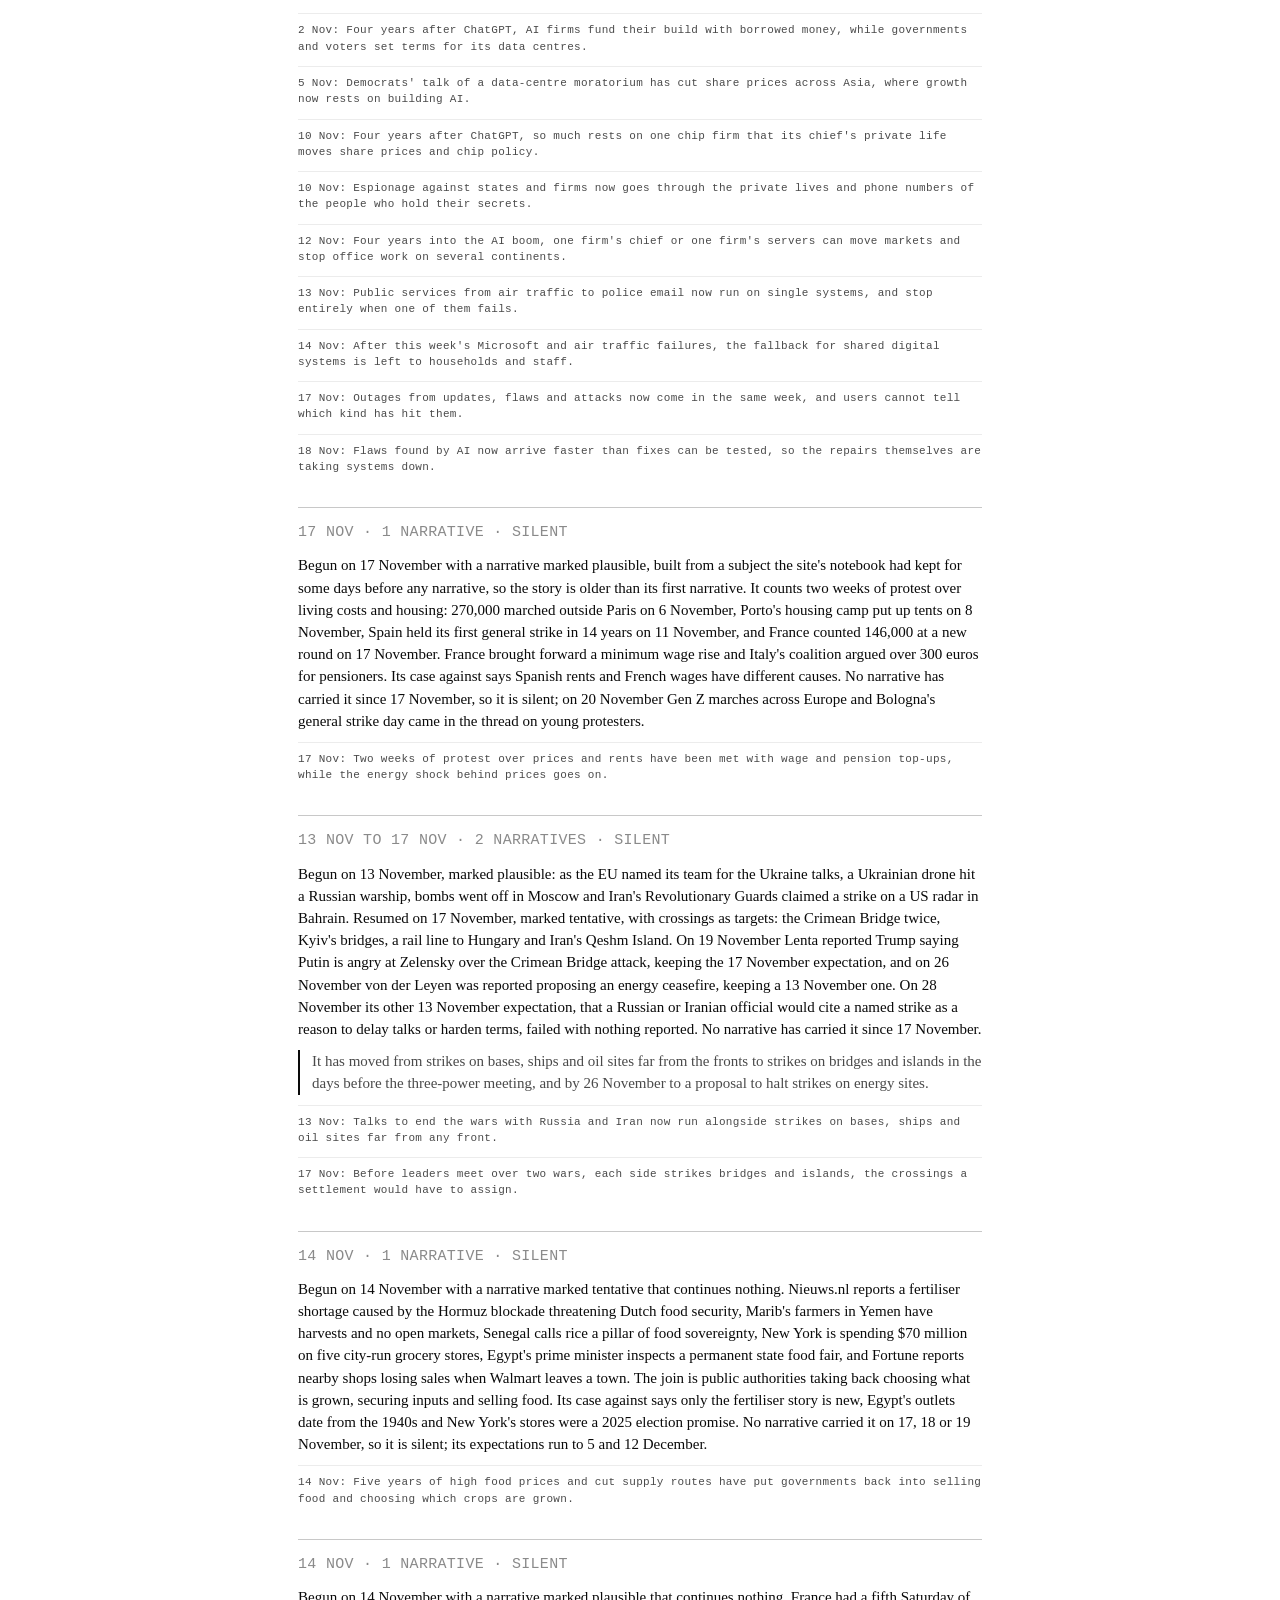
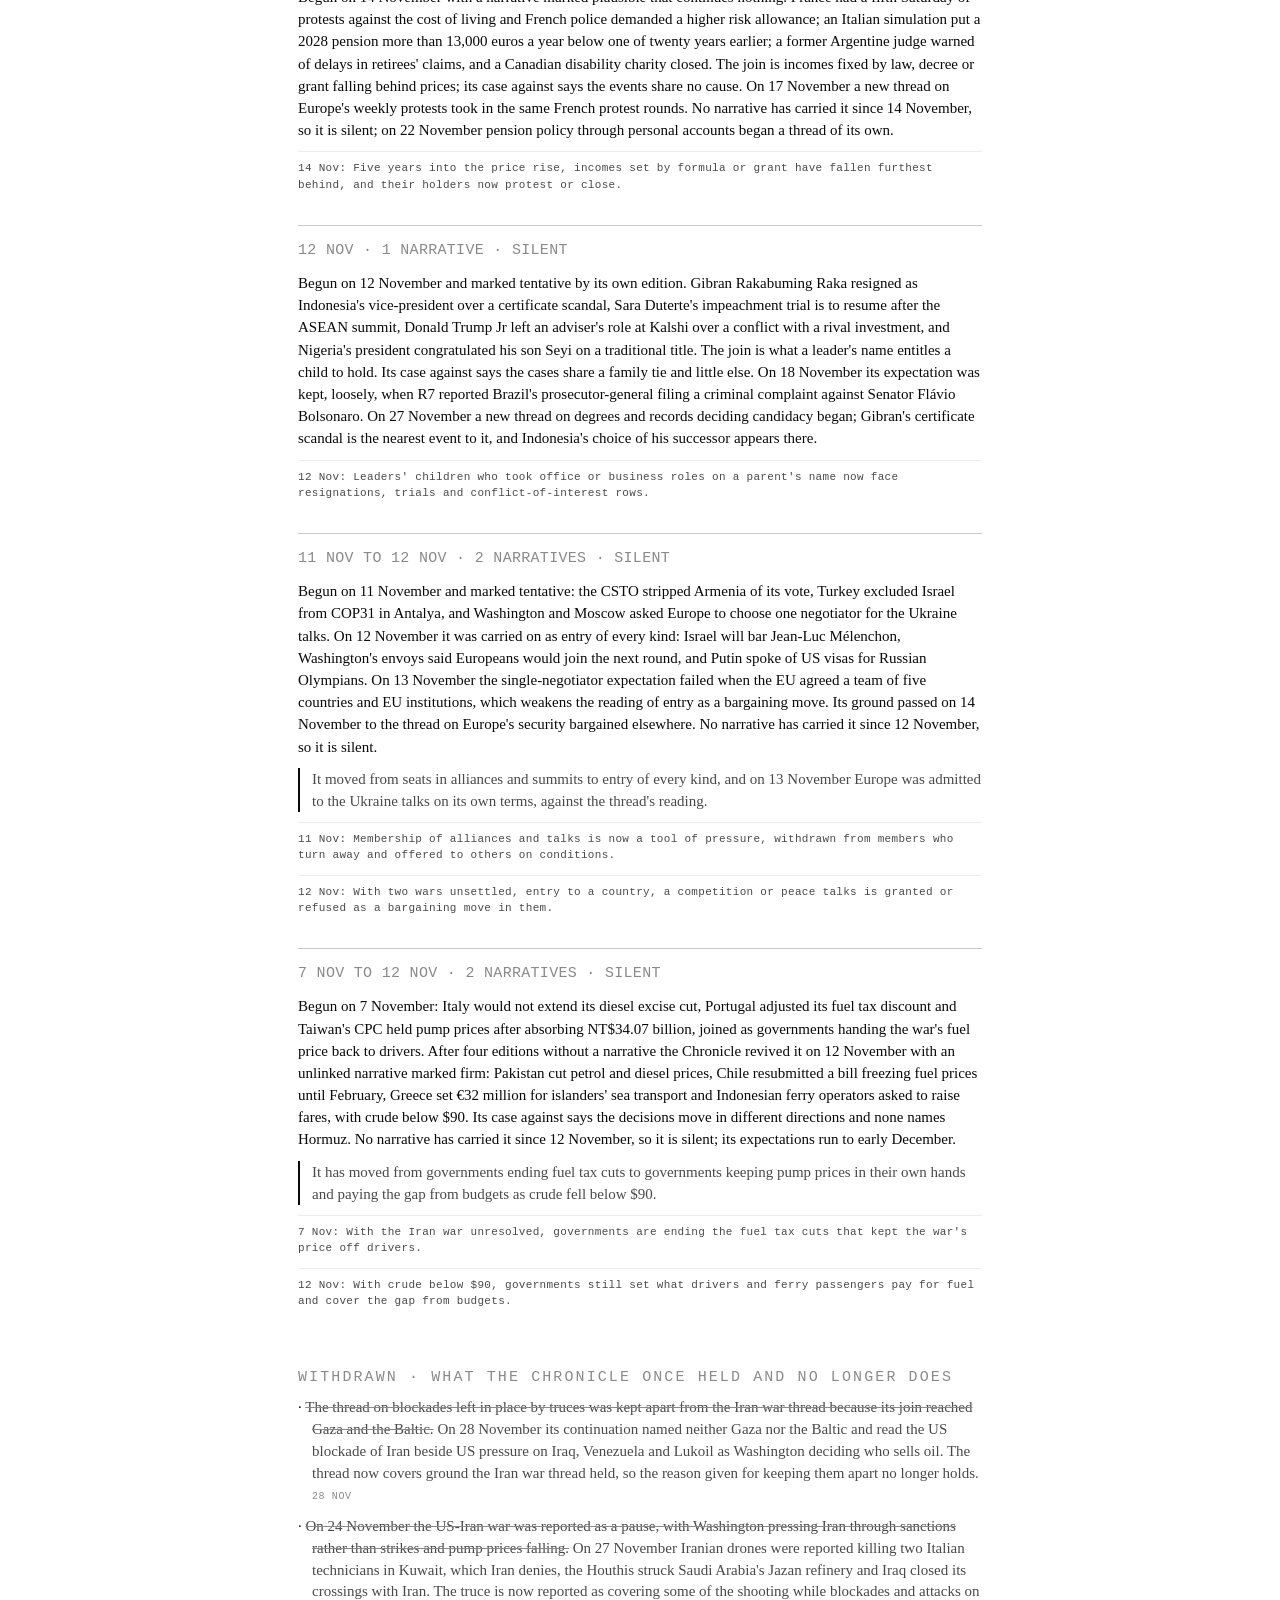
<file: threads.html>
<!doctype html>
<html lang="en">
<head>
<meta charset="utf-8">
<meta name="viewport" content="width=device-width, initial-scale=1, viewport-fit=cover">
<title>Threads · The Present Tense</title>
<meta name="description" content="The narratives of The Present Tense across days: which threads persist, which fell silent, a running account of where things stand by these headlines, revised after each edition, and the record, one sentence a day.">
<link rel="icon" href="favicon.svg" type="image/svg+xml">
<link rel="apple-touch-icon" href="icon-180.png">
<link rel="manifest" href="manifest.webmanifest">
<meta property="og:type" content="website">
<meta property="og:site_name" content="The Present Tense">
<meta property="og:title" content="Threads · The Present Tense">
<meta property="og:description" content="The narratives of The Present Tense across days: which threads persist, which fell silent, and the Chronicle.">
<meta property="og:image" content="https://presenttense.news/preview.png">
<meta name="twitter:card" content="summary_large_image">
<link rel="stylesheet" href="style.css">
</head>
<body class="scrolls">
<header class="mast" id="mast">
  <a class="mark" href="./" aria-label="The Present Tense, home">
    <span class="glyph" aria-hidden="true">[ * ]</span>
    <span class="name">The Present Tense</span>
  </a>
  <div class="edition mono" id="threads-edition">THREADS</div>
  <nav class="tools" aria-label="Views">
    <span class="group">
      <a class="tool" href="ahead.html" data-tip="Where each narrative goes: what to watch for, the paths, the precedent, and the site's record.">Ahead</a>
      <a class="tool" href="./#view=editions" data-tip="Every day's narratives, kept. Step back to where we were.">Editions</a>
      <a class="tool" href="./" data-tip="Back to today's headlines and narratives.">← the field</a>
    </span>
    <span class="group settings"><button class="tool glyph-tool" id="night" aria-pressed="false" aria-label="Night" data-tip="White on black.">◐</button></span>
  </nav>
</header>

<div class="tip mono" id="tip" hidden role="tooltip"></div>
<main class="threads-page">
  <section class="loom-wrap" aria-label="The narratives across editions">
    <div class="loom-head mono">
      <span id="loom-count">THE NARRATIVES ACROSS EDITIONS</span>
      <span class="loom-scale" role="group" aria-label="Scale">
        <button class="text" data-scale="day" aria-pressed="true">days</button>
        <button class="text" data-scale="week" aria-pressed="false">weeks</button>
        <button class="text" data-scale="month" aria-pressed="false">months</button>
      </span>
    </div>
    <div class="loom-scroll" id="loom-scroll"><svg id="loom" xmlns="http://www.w3.org/2000/svg" role="img" aria-label="Threads of narratives across editions"></svg></div>
    <p class="loom-hint mono">each column is an edition · each mark a narrative, sized by its headlines · a solid line joins a narrative to the one it says it continues · a dotted line is the Chronicle's grouping · select a mark to open it in that edition</p>
    <div class="loom-legend" id="loom-legend"></div>
    <div class="loom-tip mono" id="loom-tip" hidden></div>
  </section>

  <section class="chronicle prose" id="chronicle" aria-label="The Chronicle">
    <div class="chronicle-head">
      <p class="sect">THE CHRONICLE</p>
      <h1 id="chronicle-title">Where things stand, by these headlines</h1>
      <p class="chronicle-meta mono" id="chronicle-meta"></p>
    </div>
    <div id="chronicle-body"></div>
  </section>

  <section class="ledger prose" id="watch" aria-label="What to watch for">
    <p class="sect">AHEAD</p>
    <p class="pointer">What each narrative says should follow, the paths it could take and the site's record of what it said would follow are on <a href="ahead.html">Ahead →</a>.</p>
  </section>

  <section class="record prose" id="record" aria-label="The record">
    <div class="chronicle-head">
      <p class="sect">THE RECORD</p>
      <h1>One sentence for each day, as it was written</h1>
      <p class="chronicle-meta mono" id="record-meta"></p>
    </div>
    <div id="record-body"></div>
    <p class="support mono">The site is free, with no paywall and no advertising. <a href="https://ko-fi.com/thepresenttense" target="_blank" rel="noopener">Buy it a coffee</a> if you want it to keep going. Write to <a href="mailto:hello@presenttense.news">hello@presenttense.news</a>.</p>
  </section>
</main>
<nav class="tabs mono" id="tabs" aria-label="Sections">
  <a class="tab" href="./#view=places"><span class="g" aria-hidden="true">⊙</span>Field</a>
  <a class="tab" href="./"><span class="g" aria-hidden="true">¶</span>Narratives</a>
  <a class="tab" href="ahead.html"><span class="g" aria-hidden="true">→</span>Ahead</a>
  <a class="tab" aria-current="page"><span class="g" aria-hidden="true">≋</span>Threads</a>
  <a class="tab" href="./#view=more"><span class="g" aria-hidden="true">⋯</span>More</a>
</nav>
<script src="threads.js"></script>
</body>
</html>
</file>
<file: style.css>
:root {
  --bg: #ffffff;
  --ink: #0a0a0a;
  --ink-2: #4a4a4a;
  --ink-3: #8a8a8a;
  --ink-4: #c8c8c8;
  --ink-5: #ececec;
  --panel: #ffffff;
  --land-far: #c4c4c4;
  --land-near: #dedede;
  --serif: "Iowan Old Style", "Palatino Linotype", Palatino, Georgia, "Times New Roman", serif;
  --mono: ui-monospace, "SF Mono", Menlo, Consolas, "Liberation Mono", monospace;
  --sans: -apple-system, BlinkMacSystemFont, "Helvetica Neue", Arial, sans-serif;
  --mast-h: 52px;
  --strip-h: 150px;
  --drawer-w: 460px;
  --ease: cubic-bezier(.2,.7,.2,1);
}
:root[data-theme="night"] {
  --bg: #050505;
  --ink: #f2f2f2;
  --ink-2: #c0c0c0;
  --ink-3: #8c8c8c;
  --ink-4: #4a4a4a;
  --ink-5: #1c1c1c;
  --panel: #0a0a0a;
  --land-far: #4e4e4e;
  --land-near: #2a2a2a;
}

* { box-sizing: border-box; }
html, body { height: 100%; margin: 0; }
body {
  background: var(--bg);
  color: var(--ink);
  font-family: var(--serif);
  font-size: 16px;
  line-height: 1.4;
  overflow: hidden;
  -webkit-font-smoothing: antialiased;
}
.mono { font-family: var(--mono); font-size: 11px; letter-spacing: .02em; }
.small { font-size: 11px; color: var(--ink-3); }
button { font: inherit; color: inherit; background: none; border: 0; padding: 0; cursor: pointer; }
button:focus-visible, a:focus-visible, input:focus-visible { outline: 2px solid var(--ink); outline-offset: 2px; }
a { color: inherit; }
[hidden] { display: none !important; }
.skip { position: absolute; left: -999px; top: 8px; background: var(--bg); padding: 6px 10px; z-index: 100; }
.skip:focus { left: 8px; }

/* Masthead */
.mast {
  position: fixed; inset: 0 0 auto 0; height: var(--mast-h); z-index: 30;
  display: grid; grid-template-columns: auto 1fr auto; align-items: center; gap: 16px;
  padding: 0 18px; background: var(--bg); border-bottom: 1px solid var(--ink);
}
.mark { display: flex; align-items: baseline; gap: 10px; text-decoration: none; }
.mark .glyph { font-family: var(--mono); font-size: 15px; }
.mark .name { font-size: 20px; letter-spacing: -.01em; }
.edition { color: var(--ink-2); text-align: center; white-space: nowrap; overflow: hidden; text-overflow: ellipsis; }
.tools { display: flex; gap: 2px; align-items: center; }
.tools .group { display: inline-flex; gap: 2px; }
.tools .group + .group { margin-left: 14px; }
.tools .group.settings { margin-left: 18px; padding-left: 12px; border-left: 1px solid var(--ink-5); }
.glyph-tool { font-size: 13px; padding: 4px 7px; }
/* a plain sentence under a header item, on hover or focus */
.tip { position: fixed; top: calc(var(--mast-h) + 6px); z-index: 60; max-width: 300px; background: var(--ink); color: var(--bg); padding: 7px 10px; font-size: 11px; line-height: 1.45; letter-spacing: .01em; pointer-events: none; }
.tip::before { content: ""; position: absolute; top: -5px; left: var(--tip-x, 20px); border: 5px solid transparent; border-top: 0; border-bottom-color: var(--ink); }
/* the first visit: one line under the masthead, dismissed once */
.first { position: fixed; left: 0; right: 0; top: var(--mast-h); z-index: 29; display: flex; gap: 18px; align-items: baseline; justify-content: space-between; padding: 10px 18px; background: var(--bg); border-bottom: 1px solid var(--ink); color: var(--ink); font-size: 12px; line-height: 1.5; }
.first-close { white-space: nowrap; }
.tool { font-family: var(--mono); font-size: 11px; padding: 6px 9px; border-radius: 2px; color: var(--ink-2); }
.tool { display: inline-flex; align-items: center; }
.tool .short { display: inline; order: -1; margin-right: 5px; color: var(--ink-3); font-size: 12px; letter-spacing: 0; }
.tool:hover .short, .tool[aria-pressed="true"] .short { color: inherit; }
.tool:hover { color: var(--ink); }
.tool[aria-pressed="true"] { color: var(--bg); background: var(--ink); }

/* Field */
.field {
  position: fixed; inset: var(--mast-h) 0 0 0; overflow: hidden; cursor: grab;
  touch-action: none; user-select: none; -webkit-user-select: none;
}
.field.dragging { cursor: grabbing; }
#ground { position: absolute; inset: 0; width: 100%; height: 100%; }
.world, .labels { position: absolute; left: 0; top: 0; width: 0; height: 0; }
.labels { pointer-events: none; }

.bead {
  position: absolute; left: 0; top: 0; width: 220px;
  padding: 6px 8px; text-align: left; line-height: 1.22;
  font-size: 15px; color: var(--ink);
  transform-origin: 0 0; will-change: transform;
  transition: opacity .35s var(--ease);
}
.bead .t { display: block; }
.bead .m { display: block; font-family: var(--mono); font-size: 9.5px; color: var(--ink-3); margin-top: 3px; letter-spacing: .02em; }
.bead .alt { display: none; font-size: 12px; font-style: italic; color: var(--ink-2); margin-top: 3px; }
.bead .dot { display: none; width: 6px; height: 6px; border-radius: 50%; background: var(--ink); margin: 1px; }
.bead:hover { z-index: 5; }
.bead:hover .alt { display: block; }
.bead.lit { z-index: 6; width: 200px; background: var(--bg); box-shadow: 0 0 0 3px var(--bg); font-size: 14px; }
.bead.lit .t { text-decoration: underline; text-decoration-thickness: 1px; text-underline-offset: 3px; }
.bead.lit .m { font-size: 9px; }
.bead.lit.quiet { width: auto; padding: 0; background: none; box-shadow: none; }
.bead.lit.quiet .t, .bead.lit.quiet .m, .bead.lit.quiet .alt { display: none; }
.bead.lit.quiet .dot { display: block; }
.bead.ghost { color: var(--ink-3); font-style: italic; }
.bead.ghost .t::before { content: "† "; font-style: normal; }
.world.tide .bead.arrived .m::before { content: "+ "; color: var(--ink); }
.bead.focus { z-index: 7; }
.bead.held .m::before { content: "held · "; color: var(--ink-3); }

/* zoom levels: atlas and region show dots; near and close show cards */
.world.atlas .bead:not(.lit), .world.region .bead:not(.lit) { width: 14px; height: 14px; padding: 0; }
.world.atlas .bead:not(.lit) .t, .world.atlas .bead:not(.lit) .m, .world.atlas .bead:not(.lit) .alt,
.world.region .bead:not(.lit) .t, .world.region .bead:not(.lit) .m, .world.region .bead:not(.lit) .alt { display: none; }
.world.atlas .bead:not(.lit) .dot, .world.region .bead:not(.lit) .dot { display: block; }
.world.atlas .bead:not(.lit) .dot { width: 3.5px; height: 3.5px; margin: 5.25px; }
.world.region .bead:not(.lit) .dot { width: 5px; height: 5px; margin: 4.5px; }
.world.atlas .bead:not(.lit):hover .t, .world.region .bead:not(.lit):hover .t, .world.atlas .bead:not(.lit):focus-visible .t, .world.region .bead:not(.lit):focus-visible .t {
  display: block; position: absolute; left: 14px; top: -3px; width: 230px; font-size: 13px; line-height: 1.2;
  background: var(--bg); box-shadow: 0 0 0 3px var(--bg); z-index: 9;
}
.world.atlas .bead:not(.lit):hover .m, .world.region .bead:not(.lit):hover .m { display: block; position: absolute; left: 14px; top: 100%; }
.world.time .bead:not(.lit) { width: 14px; height: 14px; padding: 0; }
.world.time .bead:not(.lit) .t, .world.time .bead:not(.lit) .m, .world.time .bead:not(.lit) .alt { display: none; }
.world.time .bead:not(.lit) .dot { display: block; width: 3px; height: 3px; margin: 5.5px; }
.world.near .bead:not(.lit) { width: 220px; }
.world.close .bead:not(.lit) { width: 300px; font-size: 18px; }
.world.near .bead:not(.lit) .t, .world.close .bead:not(.lit) .t { animation: appear .3s var(--ease); }
@keyframes appear { from { opacity: 0; } to { opacity: 1; } }

.world.reading .bead:not(.lit):not(.ghost) { opacity: .38; }
.world.reading.near .bead:not(.lit):not(.ghost), .world.reading.close .bead:not(.lit):not(.ghost) { opacity: .6; }
.world.reading.near .bead:not(.lit):not(.ghost):hover, .world.reading.close .bead:not(.lit):not(.ghost):hover { opacity: 1; }
.world.reading.focusing .bead.lit:not(.focus) { opacity: .4; }
.world.reading .bead.ghost { opacity: .15; }
.world.tide .bead.lit { }

/* moments: the library's history at its places, shown when the field is zoomed out past the world (and, when lit by a narrative, at the world too) */
.moment { position: absolute; left: 0; top: 0; display: none; align-items: baseline; gap: 5px; padding: 0; background: none; color: var(--ink-2); font-family: var(--mono); font-size: 10px; letter-spacing: .06em; white-space: nowrap; cursor: pointer; z-index: 4; opacity: calc(.3 + .45 * var(--time, 0)); }
.moment.on { display: inline-flex; }
.moment .mk { width: 5px; height: 5px; background: var(--ink-2); transform: rotate(45deg); flex: none; }
.moment .y { color: var(--ink); }
.moment .p { color: var(--ink-3); }
.moment.quiet .y, .moment.quiet .p { display: none; }
.moment:hover, .moment.focus { z-index: 8; opacity: 1; color: var(--ink); }
.moment:hover .p, .moment.focus .p, .moment.lit .p { color: var(--ink-2); }
.moment.lit { opacity: 1; z-index: 6; }
.moment.lit .mk { background: var(--ink); width: 7px; height: 7px; }
.moment.lit .y { font-weight: 700; }
.moment.lit.quiet .y { display: inline; }
.world.time .bead:not(.lit) { opacity: calc(1 - .8 * var(--time, 0)) !important; }
.world.time .bead.lit { opacity: calc(1 - .35 * var(--time, 0)); }
.field.time .label { opacity: .3; }
.ruler-mark { background: none; border: 0; padding: 0; cursor: pointer; }
.label {
  position: absolute; left: 0; top: 0; transform-origin: 0 0; white-space: nowrap;
  font-family: var(--mono); font-size: 10px; letter-spacing: .14em; color: var(--ink-2); text-transform: uppercase;
}
.label b { font-weight: 400; color: var(--ink-3); margin-left: 6px; letter-spacing: 0; }
.label.silent { color: var(--ink-3); }
.label.silent::before { content: "○ "; }
.label.new-voice::before { content: "+ "; }
.world.near .label, .world.close .label { font-size: 12px; letter-spacing: .18em; color: var(--ink); }
.world.near .label b, .world.close .label b { color: var(--ink-3); }
.world.near .label b::before, .world.close .label b::before { content: "· "; }

.zoom { position: absolute; right: 16px; bottom: calc(var(--strip-h) + 16px); display: flex; flex-direction: column; align-items: flex-end; gap: 2px; z-index: 12; }  /* above lit and focused beads (6, 7) and the open bead (9) */
.zoom button { width: 30px; height: 30px; border: 1px solid var(--ink); background: var(--bg); font-size: 15px; line-height: 1; }
.zoom button:hover { background: var(--ink); color: var(--bg); }
.zoom button:disabled { color: var(--ink-4); border-color: var(--ink-4); cursor: default; }
.zoom button:disabled:hover { background: var(--bg); }
.zoom-level { font-size: 9px; letter-spacing: .16em; color: var(--ink-3); margin-bottom: 4px; }
#zoom-world { font-size: 12px; margin-top: 4px; }
/* the walk: one step at a time through a narrative, the field moving with it */
.walk { position: absolute; left: 18px; bottom: calc(var(--strip-h) + 16px); width: 440px; max-width: calc(100% - 36px); z-index: 16; background: var(--bg); border: 1px solid var(--ink); padding: 10px 14px 12px; box-shadow: 0 0 0 4px var(--bg); }
.walk-bar { position: absolute; left: 0; top: 0; height: 2px; width: 0; background: var(--ink); }
.walk-top { display: flex; justify-content: space-between; align-items: baseline; gap: 12px; color: var(--ink-3); }
.walk-ctl { display: inline-flex; gap: 12px; }
.walk-ctl .text[aria-pressed="true"] { color: var(--ink); }
.walk-h { font-family: var(--serif); font-size: 19px; line-height: 1.2; letter-spacing: -.01em; margin: 6px 0 4px; }
.walk-t { font-family: var(--serif); font-size: 14px; line-height: 1.4; margin: 0; color: var(--ink-2); max-height: 7.2em; overflow: hidden; }
.walk-srcs { margin-top: 8px; display: flex; flex-direction: column; gap: 4px; }
.walk-srcs .source { font-size: 12.5px; }
body.walking .hint, body.walking .zoom { display: none; }
@media (max-width: 760px) {
  .walk { left: 12px; right: 12px; width: auto; max-width: none; bottom: calc(var(--tabs-h) + 12px); }
  body.walking .field-back, body.walking .sheet { display: none !important; }
  .walk-t { font-size: 14.5px; max-height: 8.6em; }
}
.walk-btn { display: inline-block; margin: 0 0 14px; font-family: var(--mono); font-size: 11px; letter-spacing: .06em; }
.hint { position: absolute; left: 18px; bottom: calc(var(--strip-h) + 14px); color: var(--ink-3); margin: 0; z-index: 11; pointer-events: none; }

/* Narratives: the strip along the bottom */
.narratives {
  position: fixed; left: 0; right: 0; bottom: 0; z-index: 20; background: var(--bg); border-top: 1px solid var(--ink);
  padding: 8px 16px 12px; transition: right .5s var(--ease);
}
body.drawer-open .narratives { right: var(--drawer-w); }
/* Where we are: the Chronicle's standing paragraph, lifted to the top of the paper. Collapsed to two lines until opened. */
.standing { border-bottom: 1px solid var(--ink-5); margin: 0 0 8px; padding: 0 0 8px; }
.standing-head { display: flex; justify-content: space-between; align-items: baseline; gap: 12px; color: var(--ink-3); margin-bottom: 3px; }
.standing-actions { display: inline-flex; gap: 14px; white-space: nowrap; flex: none; }
.standing-text { font-family: var(--serif); font-size: 14px; line-height: 1.4; margin: 0; color: var(--ink); display: -webkit-box; -webkit-line-clamp: 2; -webkit-box-orient: vertical; overflow: hidden; }
.standing.open .standing-text { display: block; -webkit-line-clamp: none; overflow: visible; }
.standing-open { margin-top: 8px; display: flex; flex-direction: column; gap: 8px; }
.standing-threads { display: flex; flex-wrap: wrap; gap: 6px 8px; color: var(--ink-3); }
.standing-threads .chip { border: 1px solid var(--ink-4); padding: 2px 7px; font-size: 10px; letter-spacing: .06em; color: var(--ink-2); background: none; cursor: pointer; }
.standing-threads .chip:hover { border-color: var(--ink); color: var(--ink); }
.standing-threads a.chip { text-decoration: none; }
.standing-threads .chip.silent { color: var(--ink-3); border-style: dashed; }
.standing-record .sect { margin: 0 0 2px; }
.standing-record .rec { display: grid; grid-template-columns: 56px 1fr; gap: 10px; font-family: var(--serif); font-size: 13.5px; line-height: 1.4; margin: 0 0 3px; }
.standing-record .rec .d { font-family: var(--mono); font-size: 10px; letter-spacing: .08em; color: var(--ink-3); padding-top: 3px; }
.narratives-head { display: flex; justify-content: space-between; align-items: baseline; gap: 12px; color: var(--ink-2); margin-bottom: 8px; }
.narratives-actions { display: inline-flex; gap: 14px; align-items: baseline; }
.narratives-hint { color: var(--ink-3); }
.narratives-when { display: inline-flex; gap: 14px; align-items: baseline; flex-wrap: wrap; }
.editions-nav { display: inline-flex; gap: 10px; }
.editions-nav .text { color: var(--ink-3); }
.editions-nav .text:hover:not(:disabled) { color: var(--ink); }
.editions-nav .text:disabled { color: var(--ink-4); cursor: default; text-decoration: none; }
.narratives.past { background: var(--ink-5); }
.narratives.past #narratives-count { color: var(--ink); }
.since { margin: 0 0 16px; padding: 10px 12px; border-left: 2px solid var(--ink); }
.since .sect { margin: 0 0 4px; }
.since-text { font-size: 14px; line-height: 1.45; color: var(--ink-2); margin: 0 0 6px; }
.since-link { display: block; text-align: left; font-family: var(--mono); font-size: 11px; color: var(--ink-2); line-height: 1.5; padding: 2px 0; }
.since-link .q { font-family: var(--serif); font-size: 13px; color: var(--ink); }
.since-link:hover .q { text-decoration: underline; }
.editions-intro { font-size: 14px; color: var(--ink-2); line-height: 1.45; margin: 0 0 18px; }
.edition-group { margin: 0 0 22px; }
.edition-group h4 { font-weight: 400; font-size: 10px; letter-spacing: .12em; color: var(--ink-3); margin: 0 0 6px; }
.edition-group h4 .when { color: var(--ink); }
.edition-group h4 .now { color: var(--ink); }
.edition-group.current h4 .when { text-decoration: underline; text-underline-offset: 3px; }
.edition-list { list-style: none; margin: 0; padding: 0; }
.edition-narrative { display: block; width: 100%; text-align: left; padding: 6px 8px; border-left: 1px solid var(--ink-4); margin: 0 0 4px; }
.edition-narrative:hover, .edition-narrative.open { border-left-color: var(--ink); background: var(--ink-5); }
.edition-narrative .k { display: block; font-family: var(--mono); font-size: 9.5px; letter-spacing: .08em; color: var(--ink-3); margin-bottom: 2px; }
.edition-narrative .n { display: block; font-size: 14px; line-height: 1.3; }
/* lineage page */
.page { max-width: 660px; margin: 0 auto; padding: 96px 18px 96px; }
.page h1 { font-size: 34px; font-weight: 400; letter-spacing: -.015em; line-height: 1.1; margin: 0 0 6px; }
.page .standfirst { font-size: 18px; color: var(--ink-2); line-height: 1.4; margin: 0 0 32px; }
.page h2 { font-size: 20px; font-weight: 400; margin: 34px 0 8px; }
.page p { font-size: 16px; line-height: 1.55; margin: 0 0 14px; }
.page .back { font-family: var(--mono); font-size: 11px; color: var(--ink-2); }
.support, .page .support, .chronicle .support { font-size: 11px; color: var(--ink-3); margin: 28px 0 8px; }
.support a { color: var(--ink-2); }
.page .note { font-size: 13px; color: var(--ink-3); line-height: 1.45; border-top: 1px solid var(--ink-4); padding-top: 14px; margin-top: 36px; }
a.tool { text-decoration: none; display: inline-flex; align-items: center; }
.narratives-strip {
  display: grid; grid-auto-flow: column; grid-auto-columns: minmax(200px, 1fr); gap: 10px;
  overflow-x: auto; overscroll-behavior-x: contain; scroll-snap-type: x proximity; scrollbar-width: thin; padding-bottom: 2px;
}
.narrative {
  display: flex; flex-direction: column; gap: 7px; text-align: left; min-width: 0; padding: 10px 12px 9px;
  border: 1px solid var(--ink-4); background: var(--bg); color: var(--ink); scroll-snap-align: start;
  transition: border-color .2s var(--ease);
}
.narrative:hover { border-color: var(--ink); }
.narrative:focus-visible { outline: 2px solid var(--ink); outline-offset: 2px; }
.narrative[aria-pressed="true"] { border-color: var(--ink); box-shadow: inset 0 0 0 1px var(--ink); }
.narrative .k { font-family: var(--mono); font-size: 10px; letter-spacing: .1em; color: var(--ink-3); }
.narrative .n { font-family: var(--serif); font-size: 15px; line-height: 1.3; letter-spacing: -.005em; }
.narrative .m { font-family: var(--mono); font-size: 10px; color: var(--ink-3); margin-top: auto; }
body.drawer-open .narrative[aria-pressed="true"] .m::after { content: " · open"; color: var(--ink); }
body.drawer-open .narratives-hint { display: none; }
.text { font-family: var(--mono); font-size: 11px; color: var(--ink); text-decoration: underline; text-underline-offset: 3px; }
.text:hover { text-decoration-thickness: 2px; }
.reading-nav { display: inline-flex; gap: 14px; }

/* Drawer and panels */
.drawer, .panel {
  position: fixed; top: var(--mast-h); right: 0; bottom: 0; width: var(--drawer-w); z-index: 25;
  background: var(--panel); border-left: 1px solid var(--ink); display: flex; flex-direction: column;
  animation: slide .4s var(--ease);
}
@keyframes slide { from { transform: translateX(24px); } to { transform: none; } }
.panel { width: min(520px, 100vw); }
.drawer-top, .panel-top { display: flex; justify-content: space-between; align-items: center; padding: 10px 16px; border-bottom: 1px solid var(--ink-5); color: var(--ink-2); }
.close { font-size: 20px; line-height: 1; color: var(--ink-2); padding: 0 4px; }
.close:hover { color: var(--ink); }
.drawer-body, .panel-body { overflow-y: auto; padding: 18px 20px 60px; overscroll-behavior: contain; }

.reading-kicker { font-family: var(--mono); font-size: 11px; color: var(--ink-3); letter-spacing: .08em; }
.reading-line { font-size: 26px; line-height: 1.15; letter-spacing: -.015em; margin: 6px 0 12px; }
.reading-claim { font-size: 15px; color: var(--ink-2); line-height: 1.45; margin: 0 0 18px; }
.events { margin: 0 0 14px; }
.events .sect { margin: 0 0 4px; }
.events-list { list-style: none; margin: 0; padding: 0; display: flex; flex-wrap: wrap; gap: 6px; }
.event-btn { font-family: var(--mono); font-size: 11px; letter-spacing: .02em; color: var(--ink-2); background: none; border: 1px solid var(--line); border-radius: 2px; padding: 4px 8px; cursor: pointer; display: inline-flex; gap: 8px; align-items: baseline; text-align: left; }
.event-btn .c { color: var(--ink-3); font-size: 10px; }
.event-btn:hover, .event-btn[aria-pressed="true"] { border-color: var(--ink); color: var(--ink); }
.event-btn[aria-pressed="true"] { background: var(--ink); color: var(--paper); }
.event-btn[aria-pressed="true"] .c { color: var(--paper); opacity: .7; }
.rungs { list-style: none; margin: 0; padding: 0; border-top: 1px solid var(--ink); }
.rung { border-bottom: 1px solid var(--ink-5); }
.rung-btn { display: grid; grid-template-columns: 22px 1fr auto; gap: 10px; width: 100%; text-align: left; padding: 12px 0; align-items: baseline; }
.rung-btn .k { font-family: var(--mono); font-size: 12px; color: var(--ink-2); }
.rung-btn .l { font-size: 17px; line-height: 1.2; }
.rung-btn .kind { font-family: var(--mono); font-size: 9.5px; letter-spacing: .1em; color: var(--ink-3); text-transform: uppercase; }
.rung.observation .k::before { content: "●"; }
.rung.interpretation .k::before { content: "◐"; }
.rung.break .k::before { content: "○"; }
.rung.break { border-top: 1px solid var(--ink); margin-top: 8px; }
.rung.break .rung-btn .l { font-style: italic; }
.rung.open .rung-btn .l { text-decoration: underline; text-underline-offset: 4px; text-decoration-thickness: 1px; }
.frags { list-style: none; margin: 0 0 8px 32px; padding: 0; }
.frag-btn { display: flex; gap: 8px; width: 100%; text-align: left; padding: 7px 0; font-size: 15px; line-height: 1.25; align-items: baseline; }
.frag-btn .s { font-family: var(--mono); font-size: 11px; color: var(--ink-3); width: 10px; }
.frag.open .frag-btn { font-weight: 600; }
.frag-body { padding: 2px 0 14px 18px; }
.frag-text { margin: 0 0 12px; font-size: 15px; line-height: 1.45; }
.src-wrap { position: relative; }
.src-wrap > .text { position: absolute; right: 0; top: 8px; font-size: 10px; color: var(--ink-3); margin: 0 !important; }
.src-wrap > .text:hover { color: var(--ink); }
.src { display: block; text-decoration: none; padding: 7px 70px 7px 0; border-top: 1px solid var(--ink-5); }
.src:hover .h { text-decoration: underline; text-underline-offset: 3px; }
.src .w { font-family: var(--mono); font-size: 10px; color: var(--ink-3); letter-spacing: .04em; }
.src .h { display: block; font-size: 14px; line-height: 1.25; margin: 2px 0; }
.src .o { display: block; font-size: 12px; font-style: italic; color: var(--ink-2); }
.ref { display: block; padding: 8px 0; border-top: 1px solid var(--ink-5); text-decoration: none; }
.ref .w { font-family: var(--mono); font-size: 10px; color: var(--ink-3); letter-spacing: .06em; }
.ref .h { display: block; font-size: 14px; }
.ref .h:hover { text-decoration: underline; }
.ref .q { display: block; font-size: 12.5px; color: var(--ink-2); line-height: 1.35; margin-top: 2px; }
.sect { font-family: var(--mono); font-size: 9.5px; letter-spacing: .14em; color: var(--ink-3); margin: 12px 0 2px; }
/* How we got here */
.horizons { margin-top: 26px; }
.horizons .sect { margin: 0 0 2px; }
.horizons-intro { font-size: 13px; color: var(--ink-3); margin: 0 0 14px; font-style: italic; }
.ruler { position: relative; height: 46px; margin: 4px 6px 18px; }
.ruler-line { position: absolute; left: 0; right: 0; top: 22px; border-top: 1px solid var(--ink); }
.ruler-tick { position: absolute; top: 28px; transform: translateX(-50%); font-family: var(--mono); font-size: 9px; letter-spacing: .08em; color: var(--ink-3); }
.ruler-tick::before { content: ""; position: absolute; left: 50%; top: -7px; height: 5px; border-left: 1px solid var(--ink-3); }
.ruler-mark { position: absolute; top: 2px; transform: translateX(-50%); font-family: var(--mono); font-size: 15px; line-height: 1; color: var(--ink); text-decoration: none; }
.ruler-mark.stack { top: -9px; }
.ruler-mark.before { color: var(--ink-3); }
.ruler-mark:hover { transform: translateX(-50%) scale(1.5); }
.horizon { border-top: 1px solid var(--ink-5); padding: 12px 0 6px; }
.horizon-head { display: flex; justify-content: space-between; align-items: baseline; gap: 10px; }
.horizon-head .hl { font-size: 17px; }
.horizon-head .hy { font-family: var(--mono); font-size: 10px; color: var(--ink-3); letter-spacing: .06em; white-space: nowrap; }
.horizon-lens { font-family: var(--mono); font-size: 9.5px; letter-spacing: .14em; color: var(--ink-3); margin: 2px 0 8px; }
.horizon-text { font-size: 14.5px; line-height: 1.5; margin: 0 0 8px; }
.horizon-toggle { font-size: 10.5px; color: var(--ink-2); margin-bottom: 6px; }
.horizon-refs { display: none; margin: 2px 0 8px; }
.horizon-refs.open { display: block; }

.reading-foot { display: flex; justify-content: space-between; margin-top: 22px; padding-top: 12px; border-top: 1px solid var(--ink); }
.reading-foot .cites { font-family: var(--mono); font-size: 10.5px; color: var(--ink-3); }

/* Tide */
.tide-counts { display: grid; grid-template-columns: repeat(3, 1fr); gap: 8px; margin: 4px 0 16px; }
.tide-counts div { border: 1px solid var(--ink); padding: 10px; }
.tide-counts .n { font-size: 28px; line-height: 1; letter-spacing: -.02em; }
.tide-counts .w { font-family: var(--mono); font-size: 10px; color: var(--ink-3); letter-spacing: .08em; margin-top: 6px; }
.tide-list { list-style: none; margin: 0 0 14px; padding: 0; }
.tide-list li { padding: 6px 0; border-top: 1px solid var(--ink-5); font-size: 14px; line-height: 1.25; }
.tide-list li a { text-decoration: none; }
.tide-list li a:hover { text-decoration: underline; }
.tide-list .w { font-family: var(--mono); font-size: 10px; color: var(--ink-3); display: block; }
.tide-list li.ghost { color: var(--ink-2); font-style: italic; }
.toggle { display: inline-flex; align-items: center; gap: 8px; font-family: var(--mono); font-size: 11px; margin: 4px 0 14px; }
.toggle input { accent-color: var(--ink); }
.silent-list { font-family: var(--mono); font-size: 11px; line-height: 1.8; color: var(--ink-2); }

/* Index */
.index-controls { margin-bottom: 12px; }
#search { width: 100%; font: 15px var(--serif); padding: 8px 0; border: 0; border-bottom: 1px solid var(--ink); background: none; color: var(--ink); }
.chips { display: flex; flex-wrap: wrap; gap: 4px; margin-top: 10px; }
.chip { font-family: var(--mono); font-size: 10.5px; padding: 4px 8px; border: 1px solid var(--ink-4); border-radius: 2px; color: var(--ink-2); }
.chip[aria-pressed="true"] { background: var(--ink); color: var(--bg); border-color: var(--ink); }
.index-list { list-style: none; margin: 0; padding: 0; }
.index-list li { border-top: 1px solid var(--ink-5); padding: 8px 0; }
.index-list .w { font-family: var(--mono); font-size: 10px; color: var(--ink-3); letter-spacing: .04em; }
.index-list .h { display: block; font-size: 15px; line-height: 1.25; text-decoration: none; margin-top: 2px; }
.index-list .h:hover { text-decoration: underline; text-underline-offset: 3px; }
.index-list .o { font-size: 12px; font-style: italic; color: var(--ink-2); }
.index-list .here, .tide-list .here { font-family: var(--mono); font-size: 10px; color: var(--ink-2); text-decoration: underline; margin-left: 8px; white-space: nowrap; }

/* About */
.prose h2 { font-size: 24px; line-height: 1.15; letter-spacing: -.015em; margin: 0 0 12px; }
.prose h3 { font-family: var(--mono); font-size: 10.5px; letter-spacing: .14em; text-transform: uppercase; color: var(--ink-3); margin: 20px 0 4px; font-weight: 400; }
.prose p { margin: 0 0 10px; font-size: 15px; line-height: 1.48; }
/* a section named in the prose: its glyph, its name, and the thing itself */
.tool-ref { display: inline; font-family: var(--mono); font-size: 11px; letter-spacing: .08em; text-transform: uppercase; color: var(--ink); text-decoration: none; border-bottom: 1px solid var(--ink-4); padding: 0 1px; white-space: nowrap; vertical-align: 1px; }
.tool-ref .g { margin-right: 4px; letter-spacing: 0; }
.tool-ref:hover, .tool-ref:focus-visible { border-bottom-color: var(--ink); }
.tool-ref.static { border-bottom: 0; color: var(--ink-2); }

/* Card */
.card {
  position: fixed; z-index: 40; width: min(380px, calc(100vw - 24px)); background: var(--bg); border: 1px solid var(--ink);
  padding: 12px 14px 14px; box-shadow: 0 0 0 6px var(--bg);
}
.card .w { font-family: var(--mono); font-size: 10px; color: var(--ink-3); letter-spacing: .04em; display: flex; justify-content: space-between; }
.card .h { font-size: 19px; line-height: 1.2; margin: 6px 0 4px; letter-spacing: -.01em; }
.card .o { font-size: 13px; font-style: italic; color: var(--ink-2); margin: 0 0 8px; }
.card .t { font-family: var(--mono); font-size: 10px; color: var(--ink-3); }
.card .go { display: inline-block; margin: 10px 0 0; font-family: var(--mono); font-size: 11.5px; text-decoration: underline; text-underline-offset: 3px; }
.card .in { margin-top: 10px; padding-top: 8px; border-top: 1px solid var(--ink-5); }
.card .in button { display: block; text-align: left; font-size: 13px; line-height: 1.3; padding: 3px 0; text-decoration: underline; text-underline-offset: 3px; }
.card .in .w { margin-bottom: 2px; }
.card .close { position: absolute; right: 8px; top: 6px; }

.scrim { position: fixed; inset: 0; z-index: 24; background: transparent; }
.toast { position: fixed; left: 50%; top: calc(var(--mast-h) + 12px); transform: translateX(-50%); background: var(--ink); color: var(--bg); padding: 6px 10px; z-index: 50; }

/* Night: invert images of nothing, just the vars; keep ground dots visible */
@media (prefers-reduced-motion: reduce) { .drawer, .panel { animation: none; } }

/* The phone's furniture: hidden on larger screens */
.tabs, .field-cover, .field-back, .sheet { display: none; }
.more-body { padding-top: 6px; }
.more-item { display: block; width: 100%; text-align: left; padding: 14px 0; border-bottom: 1px solid var(--ink-5); text-decoration: none; }
.more-item .w { display: block; font-family: var(--mono); font-size: 11px; letter-spacing: .14em; color: var(--ink); }
.more-item .d { display: block; font-size: 14px; color: var(--ink-2); margin-top: 2px; }
.more-item[aria-pressed="true"] .w::after { content: " · on"; color: var(--ink-3); letter-spacing: 0; }

/* Phone: the paper first, the field second. The narratives fill the screen as a list; the field is a band above them that
   opens to full height on a tap; a tab bar sits under the thumb; the drawer is a full-screen reader. */
@media (max-width: 760px) {
  :root { --mast-h: 48px; --drawer-w: 100%; --tabs-h: calc(50px + env(safe-area-inset-bottom, 0px)); --band-h: 30dvh; }
  .mast { gap: 8px; padding: 0 12px; grid-template-columns: auto 1fr; }
  .mark .name { font-size: 17px; }
  .edition { display: none; }
  .tools { display: none; }
  .first { position: static; flex-direction: column; gap: 6px; font-size: 13px; padding: 10px 12px; margin: 0 0 10px; border: 1px solid var(--ink); }
  .first-text { line-height: 1.5; }
  .tip { display: none !important; }
  .skip { display: none; }
  .field { bottom: var(--tabs-h); }
  /* the band is a diagram drawn on the canvas: the swarms, labels and moments wait until the field is opened */
  body:not(.field-open) :is(.world, .labels) { display: none; }
  .bead.lit { width: 150px; font-size: 12px; }
  .bead.lit .m { display: none; }
  .hint { display: none; }
  .zoom { right: 10px; }
  .zoom button { width: 36px; height: 36px; }
  body:not(.field-open) .zoom, body:not(.field-open) .hint { display: none; }
  .field-cover { display: flex; position: absolute; inset: 0 0 var(--strip-h) 0; z-index: 14; align-items: flex-end; justify-content: flex-end; padding: 0 12px 8px; background: none; color: var(--ink-2); }
  .field-cover span { background: var(--bg); padding: 4px 8px; border: 1px solid var(--ink-4); }
  body.field-open .field-cover { display: none; }
  .field-back { display: block; position: absolute; left: 12px; bottom: 12px; z-index: 14; background: var(--bg); color: var(--ink); border: 1px solid var(--ink); padding: 8px 12px; font-size: 12px; }
  body:not(.field-open) .field-back { display: none; }
  body.field-open .field-back { bottom: calc(var(--sheet-h, 0px) + 12px); }
  body.field-open .zoom { bottom: calc(var(--sheet-h, 0px) + 12px); }
  /* the paper */
  .narratives { top: calc(var(--mast-h) + var(--band-h)); bottom: var(--tabs-h); padding: 10px 14px 14px; overflow-y: auto; -webkit-overflow-scrolling: touch; overscroll-behavior: contain; transition: none; }
  body.field-open .narratives { display: none; }
  body.drawer-open .narratives { right: 0; }
  .standing-text { -webkit-line-clamp: 3; font-size: 15px; }
  .standing-record .rec { font-size: 14px; }
  .narratives-head { flex-wrap: wrap; row-gap: 4px; margin-bottom: 10px; }
  .narratives-hint { display: none; }
  .narratives-strip { display: grid; grid-auto-flow: row; grid-template-columns: 1fr; grid-auto-columns: auto; gap: 10px; overflow: visible; scroll-snap-type: none; }
  .narrative { padding: 12px 14px 11px; min-height: 44px; }
  .narrative .n { font-size: 17px; line-height: 1.28; }
  .narrative .k { font-size: 10.5px; }
  .narrative .m { font-size: 10.5px; margin-top: 2px; }
  /* the reader */
  .drawer { top: var(--mast-h); bottom: var(--tabs-h); height: auto; width: 100%; border-left: 0; animation: rise .32s var(--ease); }
  @keyframes rise { from { transform: translateY(16px); opacity: .6; } to { transform: none; opacity: 1; } }
  .drawer-top { padding: 10px 14px; }
  .drawer-top .close { font-size: 24px; padding: 4px 8px; }
  .drawer-body { padding: 16px 16px 48px; font-size: 17px; }
  .reading-line { font-size: 24px; line-height: 1.15; }
  .reading-claim { font-size: 16px; line-height: 1.5; }
  .events-list { flex-direction: column; gap: 0; border-top: 1px solid var(--ink-5); }
  .events-list li { border-bottom: 1px solid var(--ink-5); }
  .event-btn { display: flex; width: 100%; justify-content: space-between; padding: 10px 2px; border: 0; border-radius: 0; font-size: 12px; }
  .event-btn[aria-pressed="true"] { background: none; color: var(--ink); }
  .event-btn[aria-pressed="true"] .c { color: var(--ink); opacity: 1; }
  .event-btn[aria-pressed="true"] .l::before { content: "− "; }
  .event-btn:not([aria-pressed="true"]) .l::before { content: "+ "; color: var(--ink-3); }
  .event-srcs { padding: 0 0 10px 12px; }
  .rung-btn { padding: 14px 0; grid-template-columns: 20px 1fr; }
  .rung-btn .kind { grid-column: 2; }
  .rung-btn .l { font-size: 18px; }
  .frags { margin-left: 20px; }
  .frag-btn { font-size: 16px; padding: 9px 0; }
  .frag-text, .horizon-text { font-size: 16px; line-height: 1.5; }
  .src .h { font-size: 15px; }
  .horizon-head { cursor: pointer; padding: 2px 0; }
  .horizon-head .hl::before { content: "+ "; color: var(--ink-3); }
  .horizon.open .horizon-head .hl::before { content: "− "; }
  .horizon:not(.open) .horizon-lens, .horizon:not(.open) .horizon-text, .horizon:not(.open) .horizon-toggle, .horizon:not(.open) .horizon-refs { display: none; }
  .reading-foot { flex-wrap: wrap; gap: 10px; }
  /* panels */
  .panel { top: var(--mast-h); bottom: var(--tabs-h); width: 100%; border-left: 0; animation: rise .32s var(--ease); }
  .panel-body { padding: 14px 16px 48px; }
  .card { left: 12px !important; right: 12px; top: auto !important; bottom: calc(var(--tabs-h) + 12px); width: auto; }
  .bead { width: 150px; font-size: 13px; }
  .world.near .bead:not(.lit) { width: 150px; }
  .world.close .bead:not(.lit) { width: 220px; font-size: 16px; }
  .world.near .bead.lit, .world.close .bead.lit { width: 150px; }
  /* the sheet of lit headlines over the open field */
  .sheet { display: none; position: fixed; left: 0; right: 0; bottom: var(--tabs-h); z-index: 21; background: var(--bg); border-top: 1px solid var(--ink); max-height: 60dvh; flex-direction: column; }
  body.field-open .sheet { display: flex; }
  .sheet-bar { flex: none; display: grid; grid-template-columns: auto 1fr auto; gap: 10px; align-items: baseline; width: 100%; text-align: left; padding: 10px 14px; min-height: 44px; }
  .sheet-k { color: var(--ink-3); }
  .sheet-n { font-family: var(--serif); font-size: 14px; letter-spacing: 0; line-height: 1.3; white-space: nowrap; overflow: hidden; text-overflow: ellipsis; }
  .sheet-bar[aria-expanded="true"] .sheet-n { white-space: normal; }
  .sheet-m { color: var(--ink-2); white-space: nowrap; }
  .sheet-body { overflow-y: auto; padding: 0 14px 14px; border-top: 1px solid var(--ink-5); font-family: var(--serif); font-size: 15px; letter-spacing: 0; }
  .sheet-body .sect { margin: 12px 0 2px; }
  .sheet-body .src { padding-right: 60px; }
  /* the tab bar */
  .tabs { display: grid; grid-template-columns: repeat(5, 1fr); position: fixed; left: 0; right: 0; bottom: 0; height: var(--tabs-h); padding-bottom: env(safe-area-inset-bottom, 0px); z-index: 28; background: var(--bg); border-top: 1px solid var(--ink); }
  .tab { display: flex; flex-direction: column; align-items: center; justify-content: center; gap: 2px; font-family: var(--mono); font-size: 9.5px; letter-spacing: .06em; color: var(--ink-3); text-decoration: none; min-height: 44px; }
  .tab .g { font-size: 16px; line-height: 1; }
  .tab[aria-pressed="true"], .tab[aria-current="page"] { color: var(--ink); }
  .toast { top: auto; bottom: calc(var(--tabs-h) + 12px); }
  /* the Field tab: the headlines by country */
  .places-intro { font-size: 14px; line-height: 1.45; color: var(--ink-2); margin: 0 0 8px; }
  .places-line { font-size: 15px; line-height: 1.35; margin: 4px 0 8px; }
  .places-chips { margin: 0 0 6px; }
  .places-list { list-style: none; margin: 0; padding: 0; }
  .place { display: grid; grid-template-columns: 1fr auto; column-gap: 12px; align-items: baseline; width: 100%; text-align: left; padding: 11px 0 10px; border-top: 1px solid var(--ink-5); }
  .place .name { font-family: var(--mono); font-size: 11px; letter-spacing: .14em; text-transform: uppercase; color: var(--ink); }
  .place.in .name::before { content: "* "; letter-spacing: 0; }
  .place .n { font-family: var(--mono); font-size: 11px; color: var(--ink-3); }
  .place .bar { grid-column: 1 / -1; height: 2px; background: var(--ink-4); margin-top: 6px; min-width: 2px; }
  .place.in .bar { background: var(--ink); }
  .place .pubs { grid-column: 1 / -1; font-size: 12.5px; color: var(--ink-2); margin-top: 4px; line-height: 1.35; }
  .places-silent { font-family: var(--mono); font-size: 10.5px; letter-spacing: .06em; color: var(--ink-3); line-height: 1.7; margin: 4px 0 4px; }
  .places-note { font-size: 13px; color: var(--ink-3); line-height: 1.4; margin: 0; }
  .places-foot { margin: 20px 0 0; }
  .places-foot .text { font-size: 12px; }
}

/* Looked up: the second register */
.lookedup { margin: 0 0 18px; }
.lookedup .sect { margin: 0 0 4px; }
.lookedup-list { list-style: none; margin: 0; padding: 0; }
.lookedup-list li { font-size: 14px; line-height: 1.4; margin: 0 0 2px; }
.lookedup-list .subj { color: var(--ink); text-decoration: none; border-bottom: 1px solid var(--ink-4); }
.lookedup-list .subj:hover { border-bottom-color: var(--ink); }
.lookedup-list .c { color: var(--ink-3); font-size: 9.5px; }
.lookedup-note { font-size: 11px; color: var(--ink-3); margin: 6px 0 0; }
.attention-nav { color: var(--ink-3); margin: 0 0 14px; }
.subjects { list-style: none; margin: 0 0 8px; padding: 0; }
.subject { font-size: 14px; line-height: 1.4; margin: 0 0 8px; padding-left: 10px; border-left: 1px solid var(--ink-4); }
.subject .subj { color: var(--ink); text-decoration: none; }
.subject .subj:hover { text-decoration: underline; }
.subject .d { color: var(--ink-2); font-size: 13px; }
.subject .c { display: block; color: var(--ink-3); font-size: 9.5px; }
.subject .in { display: block; font-size: 11px; color: var(--ink-3); margin-top: 2px; }
.subject .in .text { font-size: 11px; color: var(--ink-2); }
#loom .lu { font-family: var(--mono); font-size: 9.5px; letter-spacing: .04em; fill: var(--ink-2); cursor: pointer; }
#loom .lu:hover { fill: var(--ink); text-decoration: underline; }
.attention-intro { font-size: 14px; color: var(--ink-2); line-height: 1.45; margin: 0 0 14px; }
.attention-grid { display: grid; grid-template-columns: 1fr 1fr; gap: 14px 22px; }
.attention-lang h4 { font-weight: 400; font-size: 9.5px; letter-spacing: .14em; color: var(--ink-3); margin: 0 0 4px; }
.attention-list { margin: 0; padding: 0 0 0 18px; }
.attention-list li { font-size: 13px; line-height: 1.35; margin: 0 0 2px; }
.attention-list a, .attention-topics a { color: var(--ink); text-decoration: none; }
.attention-list a:hover, .attention-topics a:hover { text-decoration: underline; }
.attention-list .v, .attention-topics .v { color: var(--ink-3); font-size: 9.5px; }
.attention-topics { list-style: none; margin: 0; padding: 0; columns: 2; column-gap: 22px; }
.attention-topics li { font-size: 13px; line-height: 1.35; margin: 0 0 4px; break-inside: avoid; }
@media (max-width: 760px) { .attention-grid { grid-template-columns: 1fr; } .attention-topics { columns: 1; } }

/* Threads: the narratives across editions, and the Chronicle */
body.scrolls { overflow: auto; }  /* the field page is fixed; the reading pages scroll */
.threads-page { padding: calc(var(--mast-h) + 18px) 0 96px; }
.loom-wrap { position: relative; border-bottom: 1px solid var(--ink); padding: 0 18px 10px; }
.loom-head { display: flex; justify-content: space-between; align-items: baseline; gap: 12px; color: var(--ink-2); margin-bottom: 6px; flex-wrap: wrap; }
.loom-scale { display: inline-flex; gap: 10px; }
.loom-scale .text { color: var(--ink-3); }
.loom-scale .text[aria-pressed="true"] { color: var(--ink); }
.loom-scroll { overflow-x: auto; overflow-y: hidden; }
#loom { display: block; font-family: var(--mono); }
#loom .col line { stroke: var(--ink-4); stroke-width: 1; }
#loom .col.now line { stroke: var(--ink); }
#loom .when { font-size: 10px; letter-spacing: .12em; fill: var(--ink-2); }
#loom .col.now .when { fill: var(--ink); }
#loom .meta { font-size: 8.5px; letter-spacing: .1em; fill: var(--ink-3); }
#loom .link { fill: none; stroke: var(--ink); stroke-opacity: .55; }
#loom .link.grouped { stroke-dasharray: 2 4; stroke-linecap: round; }
#loom .link.hot { stroke-opacity: 1; stroke-width: 3; }
#loom .bead { cursor: pointer; }
#loom .bead circle { fill: var(--ink); }
#loom .bead .halo { fill: transparent; }
#loom .bead:hover circle, #loom .bead:focus-visible circle, #loom .bead.hot circle { fill: var(--ink); }
#loom .bead:hover .halo, #loom .bead:focus-visible .halo, #loom .bead.hot .halo { fill: none; stroke: var(--ink); stroke-width: 1; }
#loom .tl { font-family: var(--mono); font-size: 9.5px; letter-spacing: .08em; fill: var(--ink-3); }
#loom .tl.thread { fill: var(--ink-2); }
#loom .tl.now { font-family: var(--serif); font-size: 13px; letter-spacing: 0; fill: var(--ink); }
.loom-hint { color: var(--ink-3); margin: 8px 0 0; }
.loom-tip { position: absolute; z-index: 5; max-width: 300px; background: var(--bg); border: 1px solid var(--ink); padding: 8px 10px; pointer-events: none; }
.loom-tip .k { display: block; color: var(--ink-3); font-size: 9.5px; letter-spacing: .08em; margin-bottom: 3px; }
.loom-tip .n { display: block; font-family: var(--serif); font-size: 14px; line-height: 1.3; color: var(--ink); letter-spacing: 0; }
.loom-tip .m { display: block; color: var(--ink-3); font-size: 9.5px; margin-top: 4px; }
.chronicle { max-width: 720px; margin: 0 auto; padding: 36px 18px 0; }
.chronicle h1 { font-size: 30px; font-weight: 400; letter-spacing: -.015em; line-height: 1.1; margin: 0 0 6px; }
.chronicle-meta { color: var(--ink-3); margin: 0 0 24px; }
.chronicle .standing { font-size: 19px; line-height: 1.45; margin: 0 0 24px; }
.chronicle .sect { margin: 26px 0 8px; }
.chronicle-two { display: grid; grid-template-columns: 1fr 1fr; gap: 24px; }
.record { max-width: 720px; margin: 48px auto 0; padding: 0 20px 40px; }
.record-list { list-style: none; margin: 8px 0 16px; padding: 0; }
.record-list .rec { display: grid; grid-template-columns: 84px 1fr; gap: 12px; padding: 9px 0; border-top: 1px solid var(--ink-5); font-family: var(--serif); font-size: 16px; line-height: 1.4; }
.record-list .rec .d { font-size: 10px; letter-spacing: .08em; color: var(--ink-3); padding-top: 5px; text-decoration: none; }
.record-list .rec .d:hover { color: var(--ink); }
@media (max-width: 760px) { .record-list .rec { grid-template-columns: 1fr; gap: 2px; } .record { padding: 0 14px 40px; } }
.chronicle ul.plain { list-style: none; margin: 0; padding: 0; }
.chronicle ul.plain li { font-size: 15px; line-height: 1.45; color: var(--ink-2); margin: 0 0 10px; padding-left: 14px; text-indent: -14px; }
.chronicle ul.plain li::before { content: "· "; color: var(--ink); }
.thread { padding: 12px 0 14px; border-top: 1px solid var(--ink-4); }
.thread h2 { font-size: 20px; font-weight: 400; margin: 0 0 2px; }
.thread.silent h2 { color: var(--ink-3); }
.thread-meta { color: var(--ink-3); margin: 0 0 8px; }
.thread-text { font-size: 15.5px; line-height: 1.5; margin: 0 0 8px; }
.thread-direction { font-size: 14.5px; line-height: 1.45; color: var(--ink-2); margin: 0 0 8px; padding-left: 12px; border-left: 2px solid var(--ink); }
.thread-refs { display: flex; flex-direction: column; gap: 3px; margin: 0; }
.thread-refs .ref { color: var(--ink-2); text-decoration: none; font-size: 11px; }
.thread-refs .ref:hover { color: var(--ink); text-decoration: underline; }
.chronicle .case, .chronicle .revision { font-size: 15px; line-height: 1.5; color: var(--ink-2); margin: 0; }
.chronicle .versions { display: flex; flex-wrap: wrap; gap: 12px; margin: 0; }
.chronicle .versions .current { color: var(--ink-3); text-decoration: none; }
.chronicle .note { font-size: 12px; color: var(--ink-3); line-height: 1.45; border-top: 1px solid var(--ink-4); padding-top: 12px; margin-top: 30px; }
.chronicle-empty { font-size: 16px; color: var(--ink-2); }
.loom-legend { display: none; }
#loom .num { font-family: var(--mono); font-size: 9px; fill: var(--ink-2); }
#loom .bead:focus { outline: none; }
@media (max-width: 760px) {
  .threads-page { padding: calc(var(--mast-h) + 14px) 0 calc(var(--tabs-h) + 40px); }
  .loom-wrap { padding: 0 14px 10px; }
  .loom-scroll { overflow: visible; }
  .loom-hint { display: none; }
  .loom-legend { display: block; margin: 10px 0 0; }
  .legend-item { display: grid; grid-template-columns: 22px 1fr; column-gap: 8px; width: 100%; text-align: left; padding: 9px 0; border-top: 1px solid var(--ink-5); }
  .legend-item .num { color: var(--ink-2); padding-top: 3px; }
  .legend-item .line { font-size: 15px; line-height: 1.3; }
  .legend-item .m { grid-column: 2; color: var(--ink-3); font-size: 9.5px; margin-top: 2px; }
  .loom-tip { position: fixed; bottom: calc(var(--tabs-h) + 12px); left: 14px; right: 14px; max-width: none; z-index: 26; pointer-events: none; }
  .chronicle { padding: 28px 16px 0; }
  .chronicle-two { grid-template-columns: 1fr; }
  .chronicle h1 { font-size: 24px; }
  .chronicle .standing { font-size: 17px; }
  .chronicle .thread-text, .chronicle ul.plain li { font-size: 16px; }
}

/* firmness: how sure the writer says it is, in the drawer, on the tile, and on Threads */
.reading-kicker .firmness { color: var(--ink-2); }
.reading-kicker .firmness.tentative { font-style: italic; }
#loom .bead.plausible > circle:first-of-type { fill: var(--ink-2); }
#loom .bead.tentative > circle:first-of-type { fill: var(--bg); stroke: var(--ink); stroke-width: 1.2; stroke-dasharray: 2 2; }
.withdrawn li { margin: 0 0 8px; }
.withdrawn .held { text-decoration: line-through; text-decoration-color: var(--ink-3); }
.withdrawn .stamp { font-size: 10px; color: var(--ink-3); letter-spacing: .06em; }

/* Ahead: where this goes. The one framed thing in the drawer: a bar in reverse, a strip of the next four weeks with a
   mark on each expectation, the expectations themselves, then the writer's paths (one favoured, open by default), the
   precedent and the decade. */
.ahead { margin: 18px 0 8px; border: 1.5px solid var(--ink); }
.ahead-bar { display: flex; justify-content: space-between; align-items: baseline; gap: 10px; background: var(--ink); color: var(--bg); padding: 7px 12px; font-size: 10px; letter-spacing: .14em; }
.ahead-bar .ahead-title { white-space: nowrap; }
.ahead-bar .ahead-firm { color: var(--ink-4); white-space: nowrap; }
.ahead-body { padding: 10px 12px 12px; }
.ahead-body .sect { margin: 14px 0 6px; }
.ahead-body .sect:first-child { margin-top: 0; }
.ahead-strip { display: block; width: 100%; height: auto; margin: 0 0 4px; overflow: visible; }
.ahead-strip .axis, .ahead-strip .tick { stroke: var(--ink-4); stroke-width: 1; }
.ahead-strip text { font-family: var(--mono); font-size: 8.5px; letter-spacing: .06em; fill: var(--ink-3); }
.ahead-strip .today line { stroke: var(--ink); stroke-dasharray: 2 2; }
.ahead-strip .today text { fill: var(--ink); }
.ahead-strip .m circle { fill: var(--bg); stroke: var(--ink); stroke-width: 1.5; }
.ahead-strip .m.kept circle { fill: var(--ink); }
.ahead-strip .m.failed line { stroke: var(--ink); stroke-width: 1.5; }
.ahead-strip .m text { fill: var(--ink); font-size: 9px; }
.watch-list { list-style: none; margin: 0; padding: 0; }
.watch-item { padding: 7px 0; border-top: 1px solid var(--ink-5); }
.watch-item:first-child { border-top: 0; padding-top: 2px; }
.watch-head { font-size: 10px; letter-spacing: .1em; color: var(--ink-3); margin: 0 0 3px; display: flex; gap: 6px; align-items: baseline; }
.watch-head .n { display: inline-flex; align-items: center; justify-content: center; width: 15px; height: 15px; border: 1px solid var(--ink); border-radius: 50%; color: var(--ink); font-size: 9px; letter-spacing: 0; flex: none; }
.watch-item.kept .watch-head .n { background: var(--ink); color: var(--bg); }
.watch-item.failed .watch-head .n { border-style: dashed; color: var(--ink-3); }
.watch-head .st, .wl-head .st { color: var(--ink-2); }
.watch-item.kept .watch-head .st, .wl.kept .wl-head .st { color: var(--ink); }
.watch-item.kept .watch-head .st::before, .wl.kept .wl-head .st::before { content: "✓ "; }
.watch-item.failed .watch-head .st::before, .wl.failed .wl-head .st::before { content: "✗ "; }
.wl.open .wl-head .st::before { content: "· "; }
.watch-lab { font-size: 8.5px; letter-spacing: .14em; color: var(--ink-3); margin: 5px 0 1px; }
.watch-item .watch-lab:first-of-type { margin-top: 2px; }
.watch-what { font-size: 14.5px; line-height: 1.4; margin: 0 0 3px; color: var(--ink); }
.watch-because { font-size: 13px; line-height: 1.4; color: var(--ink-3); margin: 0 0 4px; }
.watch-note { font-size: 13px; line-height: 1.4; color: var(--ink-2); margin: 0 0 4px; }
.watch-h, .wl-h { display: block; text-decoration: none; font-size: 13px; line-height: 1.4; color: var(--ink-2); margin: 0 0 4px; }
.watch-h .w, .wl-h .w { display: block; font-size: 10px; letter-spacing: .06em; color: var(--ink-3); }
.watch-h:hover .q, .wl-h:hover .q { text-decoration: underline; }
.paths { list-style: none; margin: 0; padding: 0; }
.path { border-top: 1px solid var(--ink-5); padding: 6px 0; }
.path:first-child { border-top: 0; padding-top: 0; }
.path-btn { display: flex; width: 100%; text-align: left; align-items: baseline; gap: 10px; background: none; border: 0; padding: 2px 0; color: var(--ink); font: inherit; cursor: pointer; }
.path-btn .pw { font-size: 9.5px; letter-spacing: .12em; color: var(--ink-3); width: 66px; flex: none; }
.path.favoured .path-btn .pw { color: var(--ink); }
.path-btn .pn { font-size: 15.5px; line-height: 1.3; }
.path-btn .pn::before { content: "+ "; color: var(--ink-3); }
.path.open .path-btn .pn::before { content: "− "; }
.path.favoured .path-btn .pn { font-size: 18px; }
.path.unlikely .path-btn .pn { color: var(--ink-2); }
.path-text, .path-sign { display: none; }
.path.open .path-text, .path.open .path-sign { display: block; }
.path-text { font-size: 14.5px; line-height: 1.45; margin: 4px 0 4px 76px; }
.path-sign { font-size: 13px; line-height: 1.4; color: var(--ink-2); margin: 0 0 4px 76px; }
.path-sign .mono { font-size: 9.5px; letter-spacing: .12em; color: var(--ink-3); }
.ahead-text { font-size: 14.5px; line-height: 1.45; margin: 0 0 4px; }
.ahead-foot { margin: 12px 0 0; font-size: 11px; }
.watch-foot { font-size: 12.5px; color: var(--ink-3); margin: 8px 0 0; font-style: italic; }
.ahead-btn { margin-left: 14px; }
.standing-watch { display: flex; flex-wrap: wrap; gap: 4px 14px; font-size: 10px; letter-spacing: .08em; color: var(--ink-3); }
@media (max-width: 760px) {
  .watch-what, .path-text, .ahead-text { font-size: 16px; } .watch-because, .watch-note, .watch-h, .path-sign { font-size: 14px; }
  .path-btn .pn { font-size: 17px; } .path.favoured .path-btn .pn { font-size: 19px; }
  .path-text, .path-sign { margin-left: 0; }
  .ahead-body .sect { font-size: 10.5px; }
  .ahead-bar { font-size: 11px; } .ahead-bar .ahead-firm { display: none; }
}

/* The ledger on Threads: every expectation, open ones soonest first, settled ones newest first. (.ledger prefixes beat .prose p.) */
.ledger { max-width: 720px; margin: 48px auto 0; padding: 0 20px; }
:is(.ledger, .board) .watch-firmness { display: flex; flex-wrap: wrap; gap: 6px 18px; margin: 8px 0 4px; font-size: 11px; letter-spacing: .08em; color: var(--ink-2); }
:is(.ledger, .board) .watch-firmness .tentative, .ledger .wl-set .firm.tentative { font-style: italic; }
:is(.ledger, .board) .watch-intro { font-size: 14px; color: var(--ink-3); margin: 0 0 8px; font-style: italic; }
:is(.ledger, .board) .watch-ledger { list-style: none; margin: 8px 0 16px; padding: 0; }
:is(.ledger, .board) .wl { padding: 12px 0; border-top: 1px solid var(--ink-5); }
:is(.ledger, .board) .wl-head { font-size: 10px; letter-spacing: .1em; color: var(--ink-3); margin: 0 0 4px; }
:is(.ledger, .board) .wl-what { font-size: 17px; line-height: 1.4; margin: 0 0 4px; }
:is(.ledger, .board) .wl-row { display: grid; grid-template-columns: 128px 1fr; column-gap: 14px; padding: 5px 0; }
:is(.ledger, .board) .wl-lab { font-size: 9px; letter-spacing: .14em; color: var(--ink-3); padding-top: 4px; line-height: 1.4; }
:is(.ledger, .board) .wl-val > p:last-child, :is(.ledger, .board) .wl-val > a:last-child { margin-bottom: 0; }
:is(.ledger, .board) .wl-from { margin: 0; font-size: 14px; line-height: 1.45; }
:is(.ledger, .board) .wl-set { font-size: 10px; letter-spacing: .06em; color: var(--ink-3); white-space: nowrap; }
:is(.ledger, .board) .wl-ref { font-family: var(--serif); font-size: 13.5px; letter-spacing: 0; color: var(--ink-2); text-decoration: none; }
:is(.ledger, .board) .wl-ref:hover { color: var(--ink); text-decoration: underline; }
:is(.ledger, .board) .wl-because { font-size: 14px; line-height: 1.45; color: var(--ink-3); margin: 0 0 6px; }
:is(.ledger, .board) .wl-note { font-size: 14.5px; line-height: 1.45; color: var(--ink-2); margin: 0 0 6px; }
:is(.ledger, .board) .wl-h { font-size: 14px; }
:is(.ledger, .board) .note { margin-top: 12px; }
@media (max-width: 760px) { .ledger { padding: 0 14px; } :is(.ledger, .board) .wl-head, :is(.ledger, .board) .wl-set { font-size: 11px; } :is(.ledger, .board) .wl-what { font-size: 17px; } :is(.ledger, .board) .wl-ref { font-size: 15px; } :is(.ledger, .board) .wl-row { grid-template-columns: 1fr; row-gap: 2px; padding: 6px 0; } :is(.ledger, .board) .wl-lab { font-size: 10px; padding-top: 0; } :is(.ledger, .board) .wl-set { white-space: normal; } .watch-lab { font-size: 10px; } }

/* The Ahead page: the board of open expectations on the four weeks ahead, the paths of today's narratives, the record. */
.ahead-page .board, .ahead-page .paths-page { max-width: 720px; margin: 0 auto; padding: 36px 20px 0; }
.ahead-page .paths-page { margin-top: 24px; }
.ahead-page .board-intro { font-size: 15px; line-height: 1.5; color: var(--ink-2); margin: 0 0 18px; }
.board-svg { display: block; width: 100%; height: auto; overflow: visible; margin: 0 0 18px; }
.board-svg .axis, .board-svg .tick { stroke: var(--ink-4); stroke-width: 1; }
.board-svg .tick.week { stroke: var(--ink-3); }
.board-svg text { font-family: var(--mono); font-size: 9.5px; letter-spacing: .08em; fill: var(--ink-3); }
.board-svg .today line { stroke: var(--ink); stroke-dasharray: 2 2; }
.board-svg .today text { fill: var(--ink); }
.board-svg .m { cursor: pointer; outline: none; }
.board-svg .m circle { fill: var(--bg); stroke: var(--ink); stroke-width: 1.5; }
.board-svg .m.kept circle { fill: var(--ink); }
.board-svg .m.failed line { stroke: var(--ink); stroke-width: 1.5; }
.board-svg .m:hover circle, .board-svg .m:focus circle { stroke-width: 3; }
.ahead-page .day-head { display: flex; justify-content: space-between; align-items: baseline; gap: 12px; margin: 22px 0 0; padding: 0 0 4px; border-bottom: 1.5px solid var(--ink); font-size: 11px; letter-spacing: .12em; color: var(--ink); }
.ahead-page .day-head .r { color: var(--ink-3); white-space: nowrap; }
.ahead-page .watch-ledger { margin-top: 0; }
.ahead-page .wl.lit { background: var(--ink-5); transition: background .3s; }
.ahead-page .wl:first-child { border-top: 0; }
.pcard { border: 1.5px solid var(--ink); margin: 0 0 22px; padding: 0; }
.pcard-k { display: flex; justify-content: space-between; gap: 10px; background: var(--ink); color: var(--bg); padding: 7px 14px; font-size: 10px; letter-spacing: .14em; margin: 0; }
.pcard-k .firm { color: var(--ink-4); }
.pcard-line { font-size: 22px; line-height: 1.2; letter-spacing: -.01em; font-weight: 400; margin: 0; padding: 14px 14px 10px; }
.pcard-line a { color: var(--ink); text-decoration: none; }
.pcard-line a:hover { text-decoration: underline; }
.ppaths { list-style: none; margin: 0; padding: 0 14px; }
.ppath { display: grid; grid-template-columns: 84px 1fr; column-gap: 12px; padding: 10px 0; border-top: 1px solid var(--ink-5); }
.ppath .pw { grid-column: 1; margin: 0; font-size: 9.5px; letter-spacing: .12em; color: var(--ink-3); padding-top: 4px; }
.ppath.favoured .pw { color: var(--ink); }
.ppath .pn { grid-column: 2; margin: 0 0 4px; font-size: 17px; line-height: 1.3; }
.ppath.favoured .pn { font-size: 20px; }
.ppath.unlikely .pn { color: var(--ink-2); }
.ppath .pt { grid-column: 2; margin: 0 0 6px; font-size: 15px; line-height: 1.48; }
.ppath .ps { grid-column: 2; margin: 0; font-size: 13.5px; line-height: 1.45; color: var(--ink-2); }
.ppath .ps .mono, .pcard-text .mono, .pcard-watch .mono { font-size: 9.5px; letter-spacing: .12em; color: var(--ink-3); }
.pcard-watch, .pcard-text { margin: 0; padding: 10px 14px; border-top: 1px solid var(--ink-5); font-size: 14.5px; line-height: 1.48; }
.pcard-watch { color: var(--ink-2); }
.ahead-page .ledger { margin-top: 40px; }
@media (max-width: 760px) {
  .ahead-page .board, .ahead-page .paths-page { padding: 28px 14px 0; }
  .board-svg text { font-size: 11px; }
  .pcard-line { font-size: 20px; }
  .ppath { grid-template-columns: 1fr; }
  .ppath .pn, .ppath .pt, .ppath .ps { grid-column: 1; }
  .ppath .pt, .ppath .ps { font-size: 16px; }
  .pcard-watch, .pcard-text { font-size: 16px; }
}

/* Ahead: what has been building. One entry per subject the notebook holds: fourteen day marks, filled where it was seen. */
.building .bld { padding: 16px 0 14px; border-top: 1px solid var(--ink); }
.building .bld-subject { font-family: var(--serif); font-size: 20px; line-height: 1.25; font-weight: 400; margin: 0 0 10px; }
.building .bld-days { display: flex; gap: 5px; margin: 0 0 8px; }
.building .bld-day { width: 11px; height: 11px; border: 1px solid var(--ink); border-radius: 50%; box-sizing: border-box; }
.building .bld-day.on { background: var(--ink); }
.building .bld-meta { font-size: 9px; letter-spacing: .14em; color: var(--ink-3); margin: 0 0 8px; }
.building .bld-note { font-size: 15px; line-height: 1.45; color: var(--ink-2); margin: 0 0 8px; }
.building .bld-heads summary { font-size: 9px; letter-spacing: .14em; color: var(--ink-3); cursor: pointer; padding: 2px 0 6px; }
.building .bld-heads a, .building .bld-written { display: block; padding: 4px 0; text-decoration: none; color: var(--ink); }
.building .bld-heads a .w, .building .bld-written .w { display: block; font-size: 9px; letter-spacing: .1em; color: var(--ink-3); text-transform: uppercase; }
.building .bld-heads a .q, .building .bld-written .q { font-family: var(--serif); font-size: 15px; line-height: 1.35; }
.building .bld-heads a:hover .q, .building .bld-written:hover .q { text-decoration: underline; }
.building .bld-sect { margin: 22px 0 6px; }
</file>
